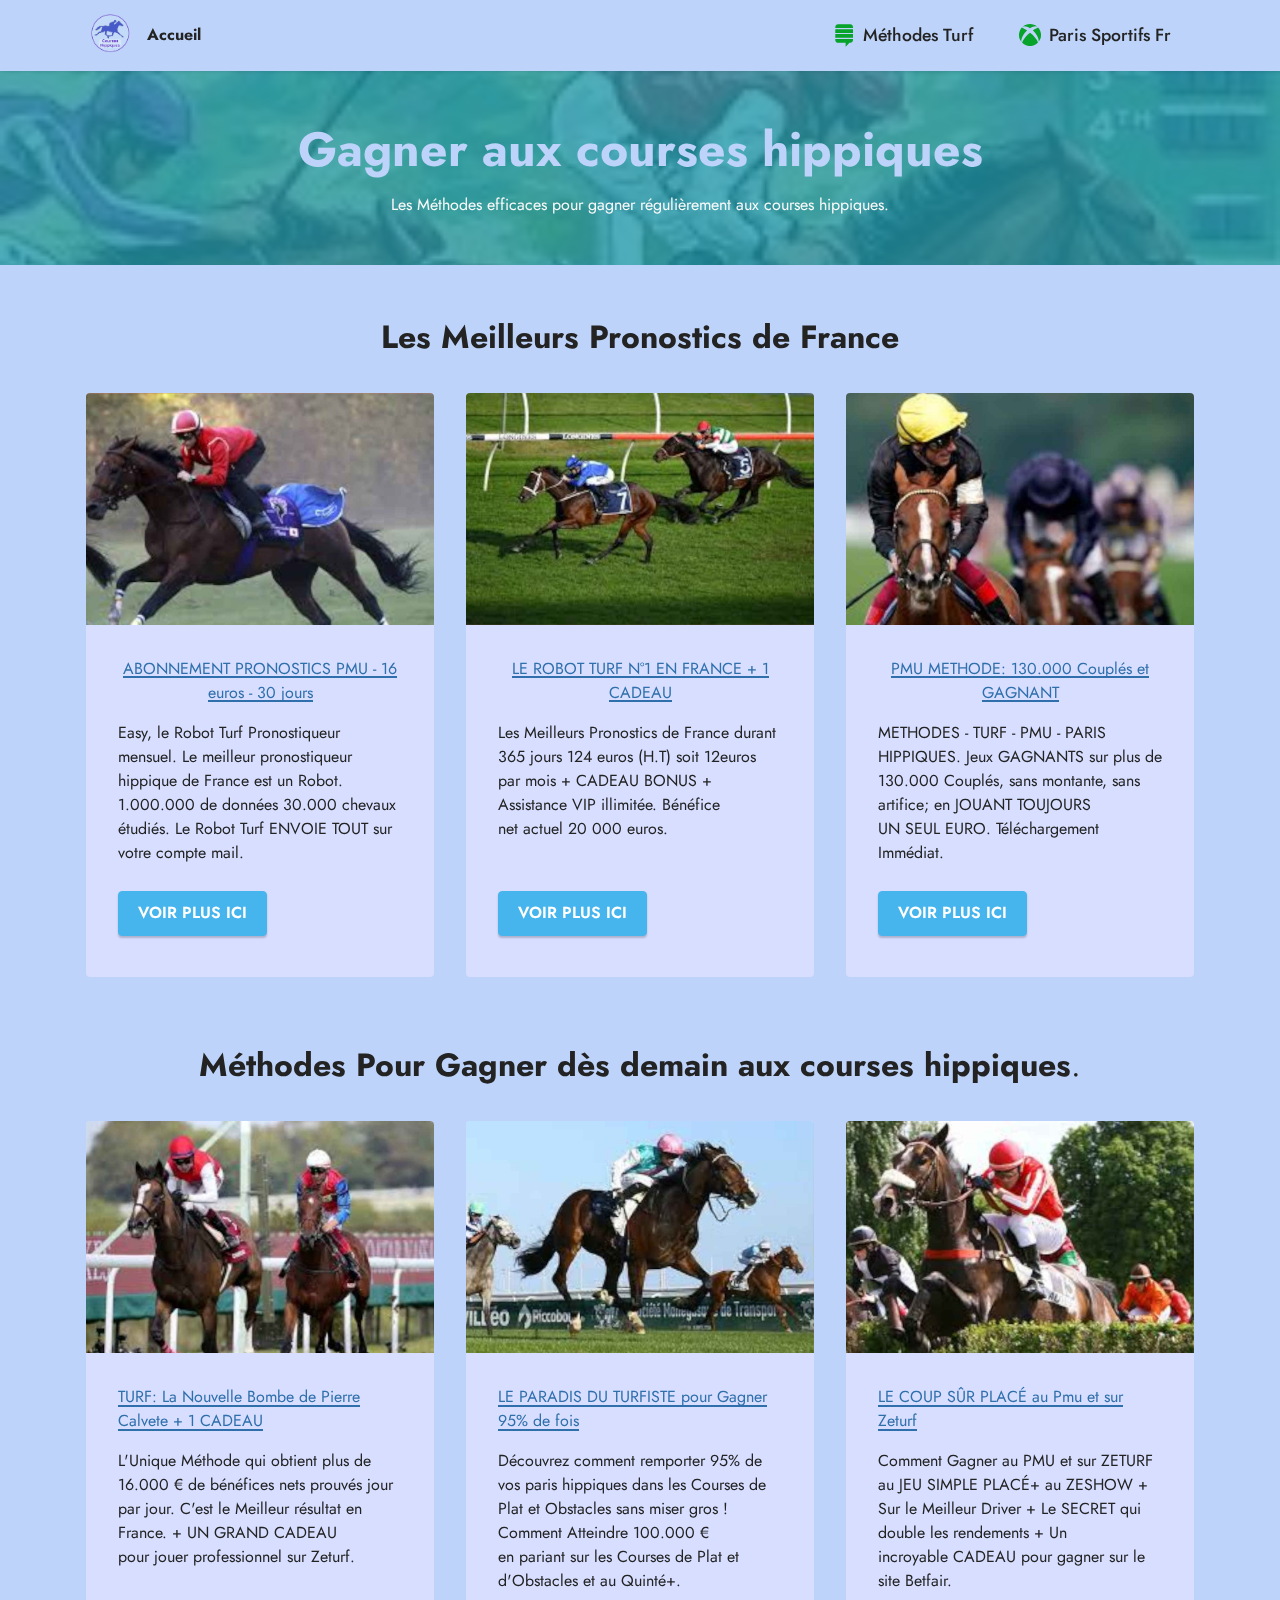
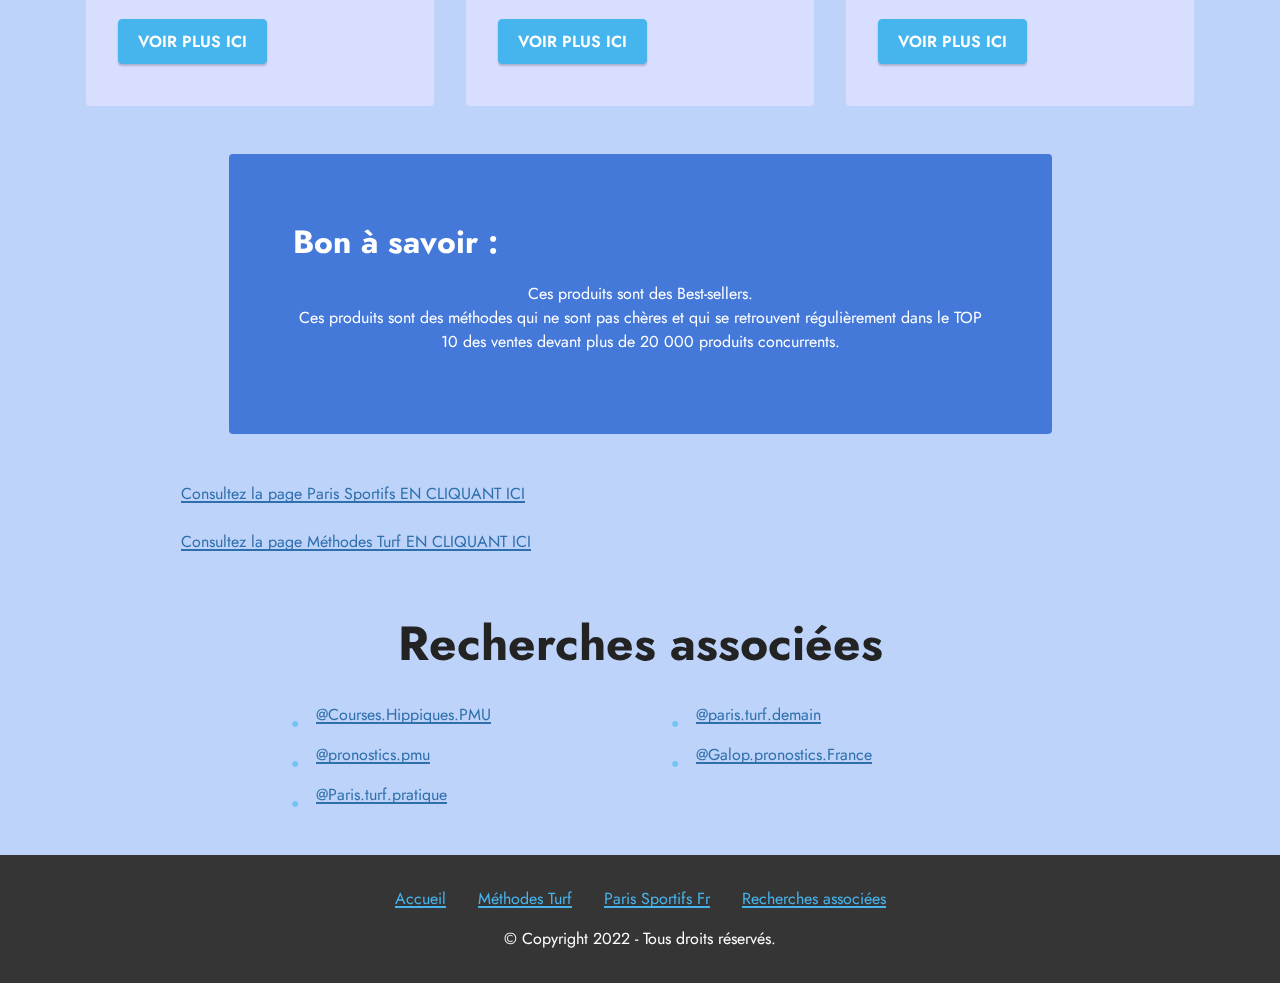
<file: index.html>
<!DOCTYPE html>
<html  >
<head>
  <!-- Site made with Mobirise Website Builder v5.3.10, https://mobirise.com -->
  <link rel="canonical" href="https://paris-hippiques-fr.github.io/" />
  <!-- Global site tag (gtag.js) - Google Analytics -->
<script async src="https://www.googletagmanager.com/gtag/js?id=G-17GC3J0P16"></script>
<script>
  window.dataLayer = window.dataLayer || [];
  function gtag(){dataLayer.push(arguments);}
  gtag('js', new Date());

  gtag('config', 'G-17GC3J0P16');
</script>

  <meta charset="UTF-8">
  <meta http-equiv="X-UA-Compatible" content="IE=edge">
  <meta name="generator" content="Mobirise v5.3.10, mobirise.com">
  <meta name="viewport" content="width=device-width, initial-scale=1, minimum-scale=1">
  <link rel="shortcut icon" href="assets/images/courses-hippiques.png" type="image/x-icon">
  <meta name="description" content="Les Méthodes efficaces pour gagner régulièrement aux courses hippiques. Technique Pour Gagner aux courses Pmu. @paris.turf.demain.">
  
  
  <title>courses hippiques fr</title>
  <link rel="stylesheet" href="assets/tether/tether.min.css">
  <link rel="stylesheet" href="assets/bootstrap/css/bootstrap.min.css">
  <link rel="stylesheet" href="assets/bootstrap/css/bootstrap-grid.min.css">
  <link rel="stylesheet" href="assets/bootstrap/css/bootstrap-reboot.min.css">
  <link rel="stylesheet" href="assets/dropdown/css/style.css">
  <link rel="stylesheet" href="assets/socicon/css/styles.css">
  <link rel="stylesheet" href="assets/theme/css/style.css">
  <link rel="preload" href="https://fonts.googleapis.com/css2?family=Jost:ital,wght@0,400;0,700;1,400;1,700&display=swap&display=swap" as="style" onload="this.onload=null;this.rel='stylesheet'">
  <noscript><link rel="stylesheet" href="https://fonts.googleapis.com/css2?family=Jost:ital,wght@0,400;0,700;1,400;1,700&display=swap&display=swap"></noscript>
  <link rel="preload" as="style" href="assets/mobirise/css/mbr-additional.css"><link rel="stylesheet" href="assets/mobirise/css/mbr-additional.css" type="text/css">
  
  
  
  
</head>
<body>
  
  <section class="menu menu2 cid-sRKBK5pOJj" once="menu" id="menu2-0">
    
    <nav class="navbar navbar-dropdown navbar-fixed-top navbar-expand-lg">
        <div class="container">
            <div class="navbar-brand">
                <span class="navbar-logo">
                    <a href="index.html">
                        <img src="assets/images/courses-hippiques.png" alt="Gagner aux courses hippiques" style="height: 3rem;">
                    </a>
                </span>
                <span class="navbar-caption-wrap"><a class="navbar-caption text-black text-primary display-7" href="index.html">Accueil</a></span>
            </div>
            <button class="navbar-toggler" type="button" data-toggle="collapse" data-target="#navbarSupportedContent" aria-controls="navbarNavAltMarkup" aria-expanded="false" aria-label="Toggle navigation">
                <div class="hamburger">
                    <span></span>
                    <span></span>
                    <span></span>
                    <span></span>
                </div>
            </button>
            <div class="collapse navbar-collapse" id="navbarSupportedContent">
                <ul class="navbar-nav nav-dropdown nav-right" data-app-modern-menu="true"><li class="nav-item"><a class="nav-link link text-black text-primary display-4" href="methodes-turf-fr.html"><span class="socicon socicon-stackexchange mbr-iconfont mbr-iconfont-btn" style="color: rgb(8, 163, 43);"></span>
                            Méthodes Turf</a></li>
                    <li class="nav-item"><a class="nav-link link text-black text-primary display-4" href="paris-sportifs-Fr.html"><span class="socicon socicon-xbox mbr-iconfont mbr-iconfont-btn" style="color: rgb(8, 163, 43);"></span>Paris Sportifs Fr</a>
                    </li></ul>
                
                
            </div>
        </div>
    </nav>
</section>

<section class="header10 cid-sRKBQjl2nI mbr-parallax-background" id="header10-1">

    

    <div class="mbr-overlay" style="opacity: 0.8; background-color: rgb(34, 153, 170);"></div>

    <div class="align-center container-fluid">
        <div class="row justify-content-center">
            <div class="col-md-12 col-lg-9">
                <h1 class="mbr-section-title mbr-fonts-style mb-3 display-2"><strong>Gagner aux courses hippiques</strong></h1>
                <p class="mbr-text mbr-fonts-style display-7">
                    Les Méthodes efficaces pour gagner régulièrement aux courses hippiques.</p>
                
                
            </div>
        </div>
    </div>
</section>

<section class="features3 cid-sRKC1eo6Qn" id="features3-3">
    
    
    <div class="container">
        <div class="mbr-section-head">
            <h4 class="mbr-section-title mbr-fonts-style align-center mb-0 display-5"><strong>Les Meilleurs Pronostics de France</strong></h4>
            
        </div>
        <div class="row mt-4">
            <div class="item features-image сol-12 col-md-6 col-lg-4">
                <div class="item-wrapper">
                    <div class="item-img">
                        <a href="https://bit.ly/RobotTurf2021" target="_blank"><img src="assets/images/courses-hippiques-france-2.jpeg" alt="Pronostic turf complet"></a>
                    </div>
                    <div class="item-content">
                        <h5 class="item-title mbr-fonts-style display-7"><strong><a href="https://bit.ly/RobotTurf2021" class="text-info text-primary" target="_blank">ABONNEMENT PRONOSTICS PMU - 16 euros - 30 jours</a></strong></h5>
                        
                        <p class="mbr-text mbr-fonts-style mt-3 display-7">Easy, le Robot Turf Pronostiqueur mensuel. Le meilleur pronostiqueur hippique de France est un Robot.  1.000.000 de données 30.000 chevaux 

<br>étudiés. Le Robot Turf ENVOIE TOUT sur votre compte mail.</p>
                    </div>
                    <div class="mbr-section-btn item-footer mt-2"><a href="https://bit.ly/RobotTurf2021" class="btn btn-primary item-btn display-7" target="_blank">VOIR PLUS ICI</a></div>
                </div>
            </div>
            <div class="item features-image сol-12 col-md-6 col-lg-4">
                <div class="item-wrapper">
                    <div class="item-img">
                        <a href="https://bit.ly/ROBOT-TURF-fr" target="_blank"><img src="assets/images/courses-hippiques-france.jpeg" alt="abonnement pronostics pmu, paris hippiques"></a>
                    </div>
                    <div class="item-content">
                        <h5 class="item-title mbr-fonts-style display-7"><strong><a href="https://bit.ly/ROBOT-TURF-fr" class="text-info text-primary" target="_blank">LE ROBOT TURF N°1 EN FRANCE + 1 CADEAU</a></strong></h5>
                        
                        <p class="mbr-text mbr-fonts-style mt-3 display-7">Les Meilleurs Pronostics de France durant 365 jours 124 euros (H.T) soit 12euros par mois + CADEAU BONUS + Assistance VIP illimitée. Bénéfice 

<br>net actuel 20 000 euros.</p>
                    </div>
                    <div class="mbr-section-btn item-footer mt-2"><a href="https://bit.ly/ROBOT-TURF-fr" class="btn btn-primary item-btn display-7" target="_blank">VOIR PLUS ICI</a></div>
                </div>
            </div>
            <div class="item features-image сol-12 col-md-6 col-lg-4">
                <div class="item-wrapper">
                    <div class="item-img">
                        <a href="http://bit.ly/PMU-METHODE-130000" target="_blank"><img src="assets/images/courses-hippiques-france-3.jpg" alt="Quinté Pronostic - Pmu Tiercé, Quarté, Quinté"></a>
                    </div>
                    <div class="item-content">
                        <h5 class="item-title mbr-fonts-style display-7"><strong><a href="http://bit.ly/PMU-METHODE-130000" class="text-info" target="_blank">PMU METHODE: 130.000 Couplés et GAGNANT</a></strong></h5>
                        
                        <p class="mbr-text mbr-fonts-style mt-3 display-7">METHODES - TURF - PMU - PARIS HIPPIQUES. Jeux GAGNANTS sur plus de 130.000 Couplés, sans montante, sans artifice; en JOUANT TOUJOURS 

<br>UN SEUL EURO. Téléchargement Immédiat.<br></p>
                    </div>
                    <div class="mbr-section-btn item-footer mt-2"><a href="http://bit.ly/PMU-METHODE-130000" class="btn btn-primary item-btn display-7" target="_blank">VOIR PLUS ICI</a></div>
                </div>
            </div>
        </div>
    </div>
</section>

<section class="features3 cid-sRKC43pytU" id="features3-4">
    
    
    <div class="container">
        <div class="mbr-section-head">
            <h4 class="mbr-section-title mbr-fonts-style align-center mb-0 display-5"><strong>Méthodes Pour Gagner dès demain aux courses hippiques</strong>.</h4>
            
        </div>
        <div class="row mt-4">
            <div class="item features-image сol-12 col-md-6 col-lg-4">
                <div class="item-wrapper">
                    <div class="item-img">
                        <a href="http://bit.ly/novelle-BOMB" target="_blank"><img src="assets/images/courses-hippiques-france-4.jpeg" alt="Les méthodes Pratiques du Turfiste"></a>
                    </div>
                    <div class="item-content">
                        <h5 class="item-title mbr-fonts-style display-7"><strong><a href="http://bit.ly/novelle-BOMB" class="text-info" target="_blank">TURF: La Nouvelle Bombe de Pierre Calvete + 1 CADEAU</a></strong></h5>
                        
                        <p class="mbr-text mbr-fonts-style mt-3 display-7">L'Unique Méthode qui obtient plus de 16.000 € de bénéfices nets prouvés jour par jour. C'est le Meilleur résultat en France. + UN GRAND CADEAU 

<br>pour jouer professionnel sur Zeturf.</p>
                    </div>
                    <div class="mbr-section-btn item-footer mt-2"><a href="http://bit.ly/novelle-BOMB" class="btn btn-primary item-btn display-7" target="_blank">VOIR PLUS ICI</a></div>
                </div>
            </div>
            <div class="item features-image сol-12 col-md-6 col-lg-4">
                <div class="item-wrapper">
                    <div class="item-img">
                        <a href="http://bit.ly/ParadisTurf2021" target="_blank"><img src="assets/images/courses-hippiques-france-6.jpeg" alt="Courses hippiques France, Les méthodes Pratiques"></a>
                    </div>
                    <div class="item-content">
                        <h5 class="item-title mbr-fonts-style display-7"><strong><a href="http://bit.ly/ParadisTurf2021" class="text-info" target="_blank">LE PARADIS DU TURFISTE pour Gagner 95% de fois</a></strong></h5>
                        
                        <p class="mbr-text mbr-fonts-style mt-3 display-7">Découvrez comment remporter 95% de vos paris hippiques dans les Courses de Plat et Obstacles sans miser gros ! Comment Atteindre 100.000 € 

<br>en pariant sur les Courses de Plat et d'Obstacles et au Quinté+.</p>
                    </div>
                    <div class="mbr-section-btn item-footer mt-2"><a href="http://bit.ly/ParadisTurf2021" class="btn btn-primary item-btn display-7" target="_blank">VOIR PLUS ICI</a></div>
                </div>
            </div>
            <div class="item features-image сol-12 col-md-6 col-lg-4">
                <div class="item-wrapper">
                    <div class="item-img">
                        <a href="http://bit.ly/COUP_SUR" target="_blank"><img src="assets/images/courses-hippiques-france-5.jpeg" alt="Les chevaux déferrés des quatre pieds dans les tiercés"></a>
                    </div>
                    <div class="item-content">
                        <h5 class="item-title mbr-fonts-style display-7"><strong><a href="http://bit.ly/COUP_SUR" class="text-info" target="_blank">LE COUP SÛR PLACÉ au Pmu et sur Zeturf</a></strong></h5>
                        
                        <p class="mbr-text mbr-fonts-style mt-3 display-7">Comment Gagner au PMU et sur ZETURF au JEU SIMPLE PLACÉ+ au ZESHOW + Sur le Meilleur Driver + Le SECRET qui double les rendements + Un 

<br>incroyable CADEAU pour gagner sur le site Betfair.<br></p>
                    </div>
                    <div class="mbr-section-btn item-footer mt-2"><a href="http://bit.ly/COUP_SUR" class="btn btn-primary item-btn display-7" target="_blank">VOIR PLUS ICI</a></div>
                </div>
            </div>
        </div>
    </div>
</section>

<section class="content15 cid-sRLNteImas" id="content15-j">

    

    
    <div class="container">
        <div class="row justify-content-center">
            <div class="card col-md-12 col-lg-9">
                <div class="card-wrapper">
                    <div class="card-box align-left">
                        <h4 class="card-title mbr-fonts-style mbr-white mb-3 display-5"><strong>Bon à savoir :</strong></h4>
                        <p class="mbr-text mbr-fonts-style display-7">Ces produits sont des Best-sellers.
<br>Ces produits sont des  méthodes qui ne sont pas chères et qui se retrouvent régulièrement dans le  TOP 10 des ventes devant plus de 20 000 produits concurrents.</p>
                        
                    </div>
                </div>
            </div>
        </div>
    </div>
</section>

<section class="content5 cid-sRNnf5mk4R" id="content5-k">
    
    <div class="container">
        <div class="row justify-content-center">
            <div class="col-md-12 col-lg-10">
                
                
                <p class="mbr-text mbr-fonts-style display-7">
                    <a href="paris-sportifs-Fr.html" class="text-info">Consultez la page Paris Sportifs EN CLIQUANT ICI</a><br><br><a href="paris-sportifs-Fr.html" class="text-info"></a><a href="methodes-turf-fr.html" class="text-info">Consultez la page Méthodes Turf EN CLIQUANT ICI</a><br></p>
            </div>
        </div>
    </div>
</section>

<section class="content13 cid-sRKCYI3bTj" id="content13-5">
    
    
    <div class="container">
        <div class="row justify-content-center">
            <div class="col-md-12 col-lg-8">
                <h3 class="mbr-section-title mbr-fonts-style mb-4 display-2"><strong>Recherches associées</strong></h3>
            </div>
        </div>
        <div class="row justify-content-center">
            <div class="col-md-12 col-lg-8">
                <div class="row justify-content-center">
                    <div class="col-12 col-lg-6">
                        <ul class="list mbr-fonts-style display-7">
                            <li><strong><a href="https://linktr.ee/Courses.Hippiques.PMU" class="text-info" target="_blank">@Courses.Hippiques.PMU</a></strong></li>
                            <li><strong><a href="https://linktr.ee/pronostics.pmu" class="text-info" target="_blank">@pronostics.pmu</a></strong></li>
                            <li><strong><a href="https://linktr.ee/Paris.turf.pratique" class="text-info" target="_blank">@Paris.turf.pratique</a></strong></li>
                        </ul>
                    </div>
                    <div class="col-12 col-lg-6">
                        <ul class="list mbr-fonts-style display-7">
                            <li><strong><a href="https://linktr.ee/paris.turf.demain" class="text-info" target="_blank">@paris.turf.demain</a></strong></li>
                            <li><strong><a href="https://linktr.ee/Galop.pronostics.France" class="text-info" target="_blank">@Galop.pronostics.France</a></strong></li>
                        </ul>
                    </div>
                </div>
            </div>
        </div>
    </div>
</section>

<section class="footer3 cid-sRLi9pL5jm" once="footers" id="footer3-i">

    

    

    <div class="container">
        <div class="media-container-row align-center mbr-white">
            <div class="row row-links">
                <ul class="foot-menu">
                    
                    
                    
                    
                    
                <li class="foot-menu-item mbr-fonts-style display-7">
                        <a class="text-primary" href="index.html">Accueil</a>
                    </li><li class="foot-menu-item mbr-fonts-style display-7"><a href="methodes-turf-fr.html" class="text-primary">Méthodes Turf</a></li><li class="foot-menu-item mbr-fonts-style display-7"><a href="paris-sportifs-Fr.html" class="text-primary">Paris Sportifs Fr</a></li><li class="foot-menu-item mbr-fonts-style display-7"><a href="http://paris-turf.landingbit.com/pronostics-france/" class="text-primary" target="_blank">Recherches associées</a></li></ul>
            </div>
            
            <div class="row row-copirayt">
                <p class="mbr-text mb-0 mbr-fonts-style mbr-white align-center display-7">© Copyright 2022 - Tous droits réservés.</p>
            </div>
        </div>
    </div>
</section><section style="background-color: #fff; font-family: -apple-system, BlinkMacSystemFont, 'Segoe UI', 'Roboto', 'Helvetica Neue', Arial, sans-serif; color:#aaa; font-size:12px; padding: 0; align-items: center; display: flex;"><p style="flex: 0 0 auto; margin:0; padding-right:1rem;"><a href="https://mobirise.site/k" style="color:#aaa;"></a></p></section><script src="assets/web/assets/jquery/jquery.min.js"></script>  <script src="assets/popper/popper.min.js"></script>  <script src="assets/tether/tether.min.js"></script>  <script src="assets/bootstrap/js/bootstrap.min.js"></script>  <script src="assets/smoothscroll/smooth-scroll.js"></script>  <script src="assets/dropdown/js/nav-dropdown.js"></script>  <script src="assets/dropdown/js/navbar-dropdown.js"></script>  <script src="assets/touchswipe/jquery.touch-swipe.min.js"></script>  <script src="assets/parallax/jarallax.min.js"></script>  <script src="assets/theme/js/script.js"></script>  
  
  
</body>
</html>
</file>
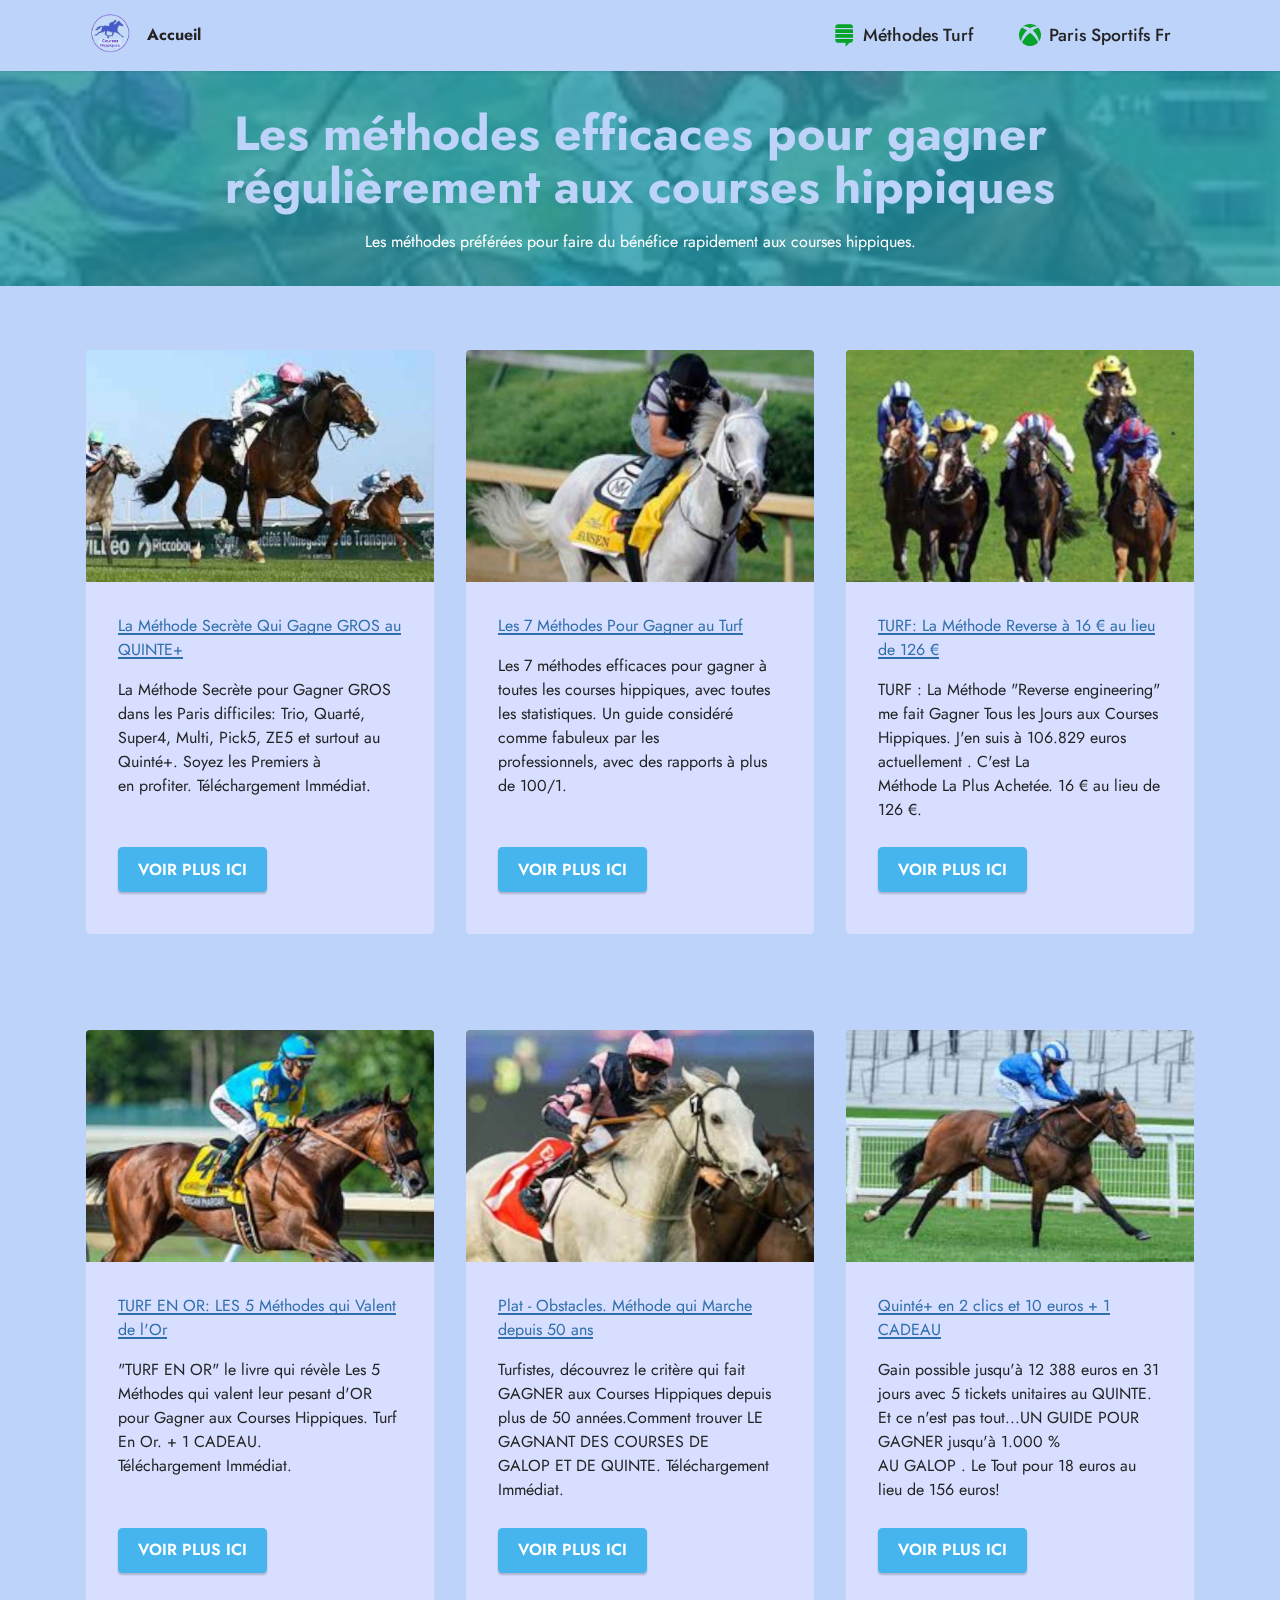
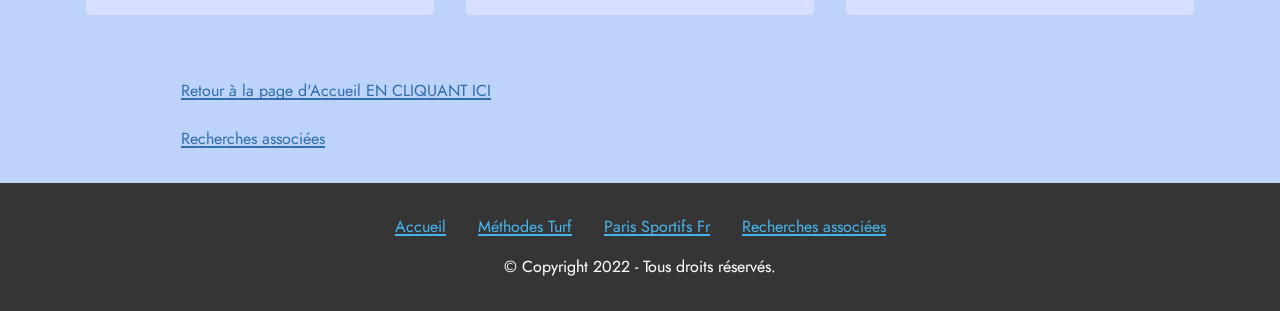
<file: methodes-turf-fr.html>
<!DOCTYPE html>
<html  >
<head>
  <!-- Site made with Mobirise Website Builder v5.3.10, https://mobirise.com -->
  
  <link rel="canonical" href="https://paris-hippiques-fr.github.io/methodes-turf-fr.html" />
  
  <!-- Global site tag (gtag.js) - Google Analytics -->
<script async src="https://www.googletagmanager.com/gtag/js?id=G-CZ5HWK31L7"></script>
<script>
  window.dataLayer = window.dataLayer || [];
  function gtag(){dataLayer.push(arguments);}
  gtag('js', new Date());

  gtag('config', 'G-CZ5HWK31L7');
</script>
  
  <meta charset="UTF-8">
  <meta http-equiv="X-UA-Compatible" content="IE=edge">
  <meta name="generator" content="Mobirise v5.3.10, mobirise.com">
  <meta name="viewport" content="width=device-width, initial-scale=1, minimum-scale=1">
  <link rel="shortcut icon" href="assets/images/courses-hippiques.png" type="image/x-icon">
  <meta name="description" content="Les méthodes préférées pour faire du bénéfice rapidement aux courses hippiques. Les méthodes de Pierre Calvete. @paris.turf.demain, @PARADIS.DU.TURFISTE, @Pierre.Calvete.PMU,">
  
  
  <title>Méthodes Turf France</title>
  <link rel="stylesheet" href="assets/tether/tether.min.css">
  <link rel="stylesheet" href="assets/bootstrap/css/bootstrap.min.css">
  <link rel="stylesheet" href="assets/bootstrap/css/bootstrap-grid.min.css">
  <link rel="stylesheet" href="assets/bootstrap/css/bootstrap-reboot.min.css">
  <link rel="stylesheet" href="assets/dropdown/css/style.css">
  <link rel="stylesheet" href="assets/socicon/css/styles.css">
  <link rel="stylesheet" href="assets/theme/css/style.css">
  <link rel="preload" href="https://fonts.googleapis.com/css2?family=Jost:ital,wght@0,400;0,700;1,400;1,700&display=swap&display=swap" as="style" onload="this.onload=null;this.rel='stylesheet'">
  <noscript><link rel="stylesheet" href="https://fonts.googleapis.com/css2?family=Jost:ital,wght@0,400;0,700;1,400;1,700&display=swap&display=swap"></noscript>
  <link rel="preload" as="style" href="assets/mobirise/css/mbr-additional.css"><link rel="stylesheet" href="assets/mobirise/css/mbr-additional.css" type="text/css">
  
  
  
  
</head>
<body>
  
  <section class="menu menu2 cid-sRKVtlhOTR" once="menu" id="menu2-6">
    
    <nav class="navbar navbar-dropdown navbar-fixed-top navbar-expand-lg">
        <div class="container">
            <div class="navbar-brand">
                <span class="navbar-logo">
                    <a href="index.html">
                        <img src="assets/images/courses-hippiques.png" alt="Gagner aux courses hippiques" style="height: 3rem;">
                    </a>
                </span>
                <span class="navbar-caption-wrap"><a class="navbar-caption text-black text-primary display-7" href="index.html">Accueil</a></span>
            </div>
            <button class="navbar-toggler" type="button" data-toggle="collapse" data-target="#navbarSupportedContent" aria-controls="navbarNavAltMarkup" aria-expanded="false" aria-label="Toggle navigation">
                <div class="hamburger">
                    <span></span>
                    <span></span>
                    <span></span>
                    <span></span>
                </div>
            </button>
            <div class="collapse navbar-collapse" id="navbarSupportedContent">
                <ul class="navbar-nav nav-dropdown nav-right" data-app-modern-menu="true"><li class="nav-item"><a class="nav-link link text-black text-primary display-4" href="methodes-turf-fr.html"><span class="socicon socicon-stackexchange mbr-iconfont mbr-iconfont-btn" style="color: rgb(8, 163, 43);"></span>
                            Méthodes Turf</a></li>
                    <li class="nav-item"><a class="nav-link link text-black text-primary display-4" href="paris-sportifs-Fr.html"><span class="socicon socicon-xbox mbr-iconfont mbr-iconfont-btn" style="color: rgb(8, 163, 43);"></span>Paris Sportifs Fr</a>
                    </li></ul>
                
                
            </div>
        </div>
    </nav>
</section>

<section class="header10 cid-sRKVtoVV3A mbr-parallax-background" id="header10-7">

    

    <div class="mbr-overlay" style="opacity: 0.8; background-color: rgb(34, 153, 170);"></div>

    <div class="align-center container-fluid">
        <div class="row justify-content-center">
            <div class="col-md-12 col-lg-9">
                <h1 class="mbr-section-title mbr-fonts-style mb-3 display-2"><strong>Les méthodes efficaces pour gagner régulièrement aux courses hippiques</strong></h1>
                <p class="mbr-text mbr-fonts-style display-7">
                    Les méthodes préférées pour faire du bénéfice rapidement aux courses hippiques.</p>
                
                
            </div>
        </div>
    </div>
</section>

<section class="features3 cid-sRKVttXXzx" id="features3-8">
    
    
    <div class="container">
        
        <div class="row mt-4">
            <div class="item features-image сol-12 col-md-6 col-lg-4">
                <div class="item-wrapper">
                    <div class="item-img">
                        <a href="http://bit.ly/methode2021" target="_blank"><img src="assets/images/courses-hippiques-france-6.jpeg" alt=" Courses Hippiques France"></a>
                    </div>
                    <div class="item-content">
                        <h5 class="item-title mbr-fonts-style display-7"><strong><a href="http://bit.ly/methode2021" class="text-info" target="_blank">La Méthode Secrète Qui Gagne GROS au QUINTE+</a></strong></h5>
                        
                        <p class="mbr-text mbr-fonts-style mt-3 display-7">La Méthode Secrète pour Gagner GROS dans les Paris difficiles: Trio, Quarté, Super4, Multi, Pick5, ZE5 et surtout au Quinté+. Soyez les Premiers à 

<br>en profiter. Téléchargement Immédiat.</p>
                    </div>
                    <div class="mbr-section-btn item-footer mt-2"><a href="http://bit.ly/methode2021" class="btn btn-primary item-btn display-7" target="_blank">VOIR PLUS ICI</a></div>
                </div>
            </div>
            <div class="item features-image сol-12 col-md-6 col-lg-4">
                <div class="item-wrapper">
                    <div class="item-img">
                        <a href="http://bit.ly/7-GRANDES-METHODES" target="_blank"><img src="assets/images/courses-hippiques-france-7.jpeg" alt="Gagner aux courses hippiques"></a>
                    </div>
                    <div class="item-content">
                        <h5 class="item-title mbr-fonts-style display-7"><strong><a href="http://bit.ly/7-GRANDES-METHODES" class="text-info" target="_blank">Les 7 Méthodes Pour Gagner au Turf</a></strong></h5>
                        
                        <p class="mbr-text mbr-fonts-style mt-3 display-7">Les 7 méthodes efficaces pour gagner à toutes les courses hippiques, avec toutes les statistiques. Un guide considéré comme fabuleux par les
<br>professionnels, avec des rapports à plus de 100/1.</p>
                    </div>
                    <div class="mbr-section-btn item-footer mt-2"><a href="http://bit.ly/7-GRANDES-METHODES" class="btn btn-primary item-btn display-7" target="_blank">VOIR PLUS ICI</a></div>
                </div>
            </div>
            <div class="item features-image сol-12 col-md-6 col-lg-4">
                <div class="item-wrapper">
                    <div class="item-img">
                        <a href="http://bit.ly/Méthode-Reverse" target="_blank"><img src="assets/images/courses-hippiques-france-8.jpeg" alt="Les méthodes de Pierre Calvete"></a>
                    </div>
                    <div class="item-content">
                        <h5 class="item-title mbr-fonts-style display-7"><strong><a href="http://bit.ly/Méthode-Reverse" class="text-info" target="_blank">TURF: La Méthode Reverse à 16 € au lieu de 126 €</a></strong></h5>
                        
                        <p class="mbr-text mbr-fonts-style mt-3 display-7">TURF : La Méthode "Reverse engineering" me fait Gagner Tous les Jours aux Courses Hippiques. J'en suis à 106.829 euros actuellement . C'est La 

<br>Méthode La Plus Achetée. 16 € au lieu de 126 €.<br></p>
                    </div>
                    <div class="mbr-section-btn item-footer mt-2"><a href="http://bit.ly/Méthode-Reverse" class="btn btn-primary item-btn display-7" target="_blank">VOIR PLUS ICI</a></div>
                </div>
            </div>
        </div>
    </div>
</section>

<section class="features3 cid-sRKVtw1Ut8" id="features3-9">
    
    
    <div class="container">
        
        <div class="row mt-4">
            <div class="item features-image сol-12 col-md-6 col-lg-4">
                <div class="item-wrapper">
                    <div class="item-img">
                        <a href="http://bit.ly/TURF-EN-OR-LES-5-Méthodes" target="_blank"><img src="assets/images/courses-hippiques-france-9.jpeg" alt="Les méthodes de Pierre Calvete"></a>
                    </div>
                    <div class="item-content">
                        <h5 class="item-title mbr-fonts-style display-7"><strong><a href="http://bit.ly/TURF-EN-OR-LES-5-Méthodes" class="text-info" target="_blank">TURF EN OR: LES 5 Méthodes qui Valent de l'Or</a></strong></h5>
                        
                        <p class="mbr-text mbr-fonts-style mt-3 display-7">"TURF EN OR" le livre qui révèle Les 5 Méthodes qui valent leur pesant d'OR pour Gagner aux Courses Hippiques. Turf En Or. + 1 CADEAU. 

<br>Téléchargement Immédiat.</p>
                    </div>
                    <div class="mbr-section-btn item-footer mt-2"><a href="http://bit.ly/TURF-EN-OR-LES-5-Méthodes" class="btn btn-primary item-btn display-7" target="_blank">VOIR PLUS ICI</a></div>
                </div>
            </div>
            <div class="item features-image сol-12 col-md-6 col-lg-4">
                <div class="item-wrapper">
                    <div class="item-img">
                        <a href="http://bit.ly/Obstacles-Méthode-qui-Marche" target="_blank"><img src="assets/images/courses-hippiques-france-10.jpeg" alt="Les méthodes de Pierre Calvete"></a>
                    </div>
                    <div class="item-content">
                        <h5 class="item-title mbr-fonts-style display-7"><strong><a href="http://bit.ly/Obstacles-Méthode-qui-Marche" class="text-info" target="_blank">Plat - Obstacles. Méthode qui Marche depuis 50 ans</a></strong></h5>
                        
                        <p class="mbr-text mbr-fonts-style mt-3 display-7">Turfistes, découvrez le critère qui fait GAGNER aux Courses Hippiques depuis plus de 50 années.Comment trouver LE GAGNANT DES COURSES DE 

<br>GALOP ET DE QUINTE. Téléchargement Immédiat.</p>
                    </div>
                    <div class="mbr-section-btn item-footer mt-2"><a href="http://bit.ly/Obstacles-Méthode-qui-Marche" class="btn btn-primary item-btn display-7" target="_blank">VOIR PLUS ICI</a></div>
                </div>
            </div>
            <div class="item features-image сol-12 col-md-6 col-lg-4">
                <div class="item-wrapper">
                    <div class="item-img">
                        <a href="https://bit.ly/Quinté-Gain" target="_blank"><img src="assets/images/courses-hippiques-france-11.jpg" alt="Les méthodes de Pierre Calvete"></a>
                    </div>
                    <div class="item-content">
                        <h5 class="item-title mbr-fonts-style display-7"><strong><a href="https://bit.ly/Quinté-Gain" class="text-info" target="_blank">Quinté+ en 2 clics et 10 euros + 1 CADEAU</a></strong></h5>
                        
                        <p class="mbr-text mbr-fonts-style mt-3 display-7">Gain possible jusqu'à 12 388 euros en 31 jours avec 5 tickets unitaires au QUINTE. Et ce n'est pas tout...UN GUIDE POUR GAGNER jusqu'à 1.000 % 

<br>AU GALOP . Le Tout pour 18 euros au lieu de 156 euros!<br></p>
                    </div>
                    <div class="mbr-section-btn item-footer mt-2"><a href="https://bit.ly/Quinté-Gain" class="btn btn-primary item-btn display-7" target="_blank">VOIR PLUS ICI</a></div>
                </div>
            </div>
        </div>
    </div>
</section>

<section class="content5 cid-sRNAHPlmoN" id="content5-l">
    
    <div class="container">
        <div class="row justify-content-center">
            <div class="col-md-12 col-lg-10">
                
                
                <p class="mbr-text mbr-fonts-style display-7">
                    <a href="index.html" class="text-info">Retour à la page d'Accueil EN CLIQUANT ICI</a><br><br><a href="index.html#content13-5" class="text-info">Recherches associées</a><br></p>
            </div>
        </div>
    </div>
</section>

<section class="footer3 cid-sRLi9pL5jm" once="footers" id="footer3-i">

    

    

    <div class="container">
        <div class="media-container-row align-center mbr-white">
            <div class="row row-links">
                <ul class="foot-menu">
                    
                    
                    
                    
                    
                <li class="foot-menu-item mbr-fonts-style display-7">
                        <a class="text-primary" href="index.html">Accueil</a>
                    </li><li class="foot-menu-item mbr-fonts-style display-7"><a href="methodes-turf-fr.html" class="text-primary">Méthodes Turf</a></li><li class="foot-menu-item mbr-fonts-style display-7"><a href="paris-sportifs-Fr.html" class="text-primary">Paris Sportifs Fr</a></li><li class="foot-menu-item mbr-fonts-style display-7"><a href="http://paris-turf.landingbit.com/pronostics-france/" class="text-primary" target="_blank">Recherches associées</a></li></ul>
            </div>
            
            <div class="row row-copirayt">
                <p class="mbr-text mb-0 mbr-fonts-style mbr-white align-center display-7">© Copyright 2022 - Tous droits réservés.</p>
            </div>
        </div>
    </div>
</section><section style="background-color: #fff; font-family: -apple-system, BlinkMacSystemFont, 'Segoe UI', 'Roboto', 'Helvetica Neue', Arial, sans-serif; color:#aaa; font-size:12px; padding: 0; align-items: center; display: flex;"><p style="flex: 0 0 auto; margin:0; padding-right:1rem;"><a href="https://mobirise.site/z" style="color:#aaa;"></a></p></section><script src="assets/web/assets/jquery/jquery.min.js"></script>  <script src="assets/popper/popper.min.js"></script>  <script src="assets/tether/tether.min.js"></script>  <script src="assets/bootstrap/js/bootstrap.min.js"></script>  <script src="assets/smoothscroll/smooth-scroll.js"></script>  <script src="assets/dropdown/js/nav-dropdown.js"></script>  <script src="assets/dropdown/js/navbar-dropdown.js"></script>  <script src="assets/touchswipe/jquery.touch-swipe.min.js"></script>  <script src="assets/parallax/jarallax.min.js"></script>  <script src="assets/theme/js/script.js"></script>  
  
  
</body>
</html>
</file>
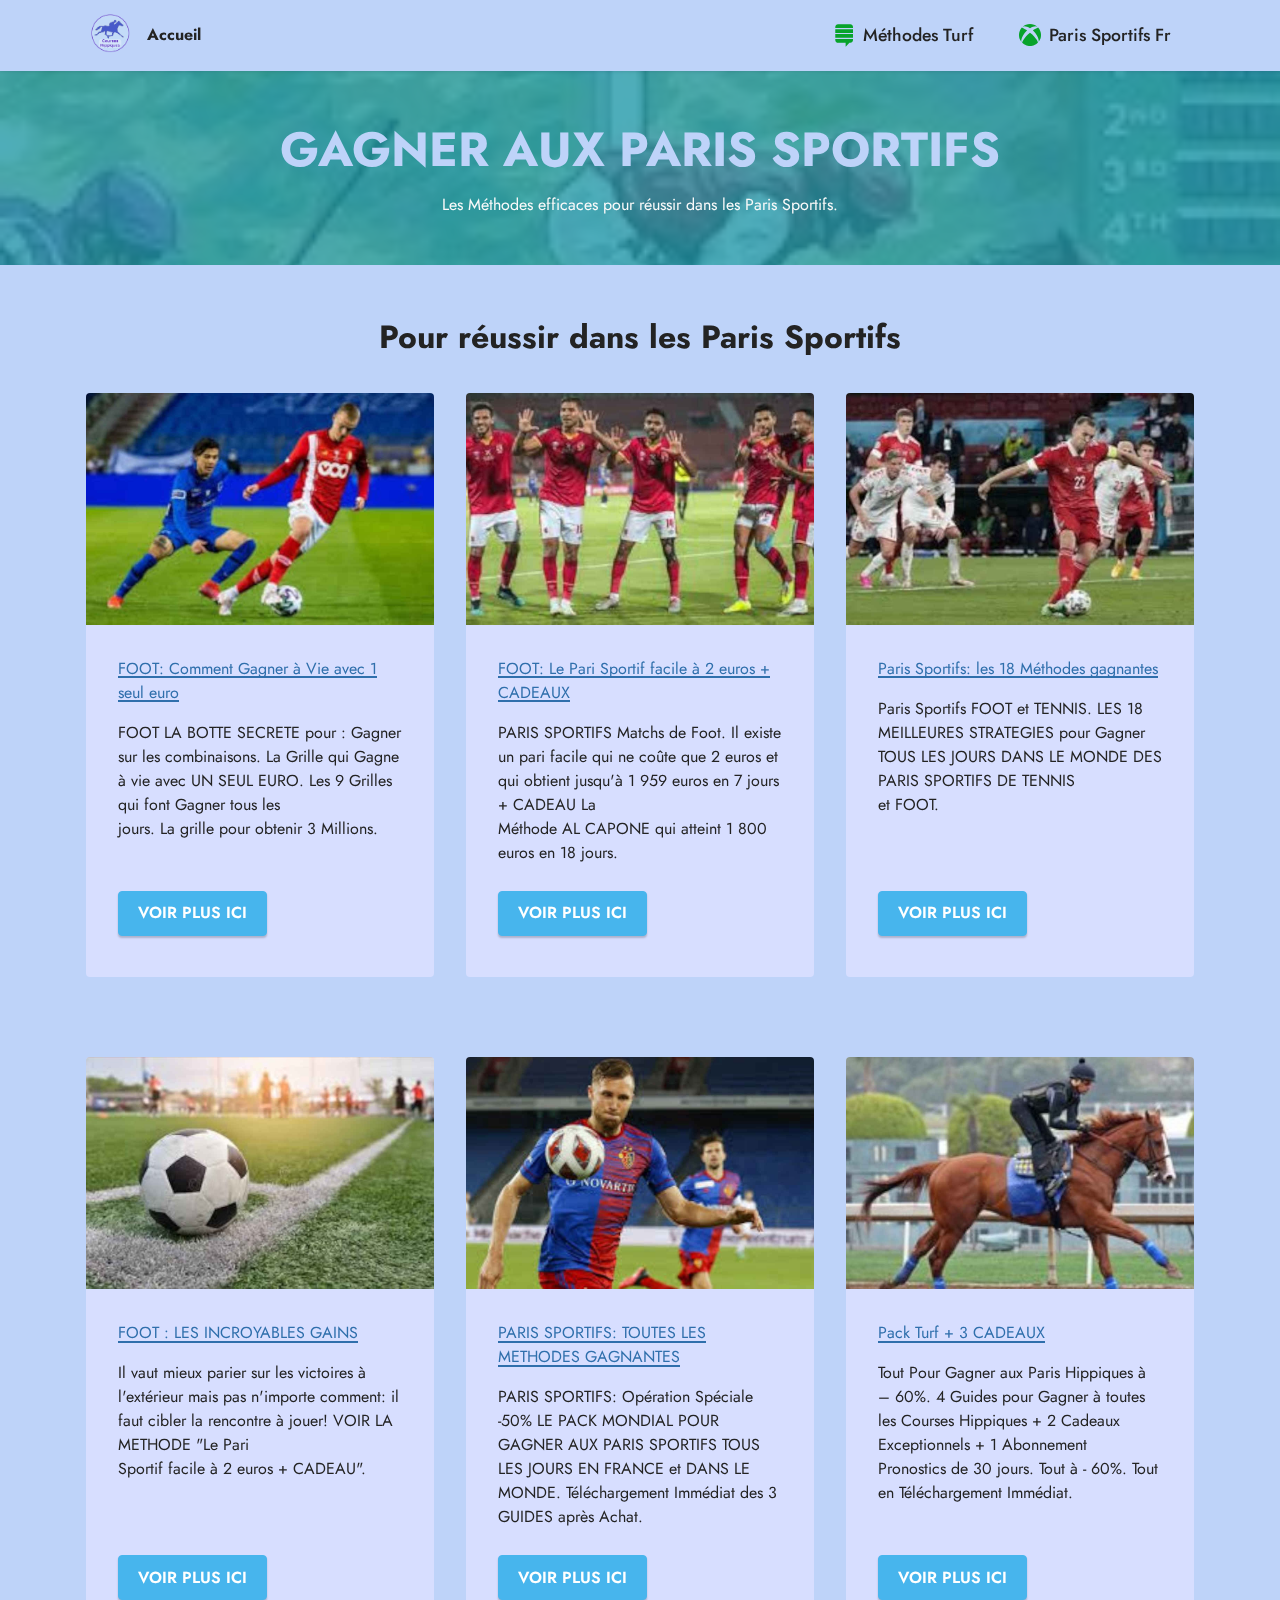
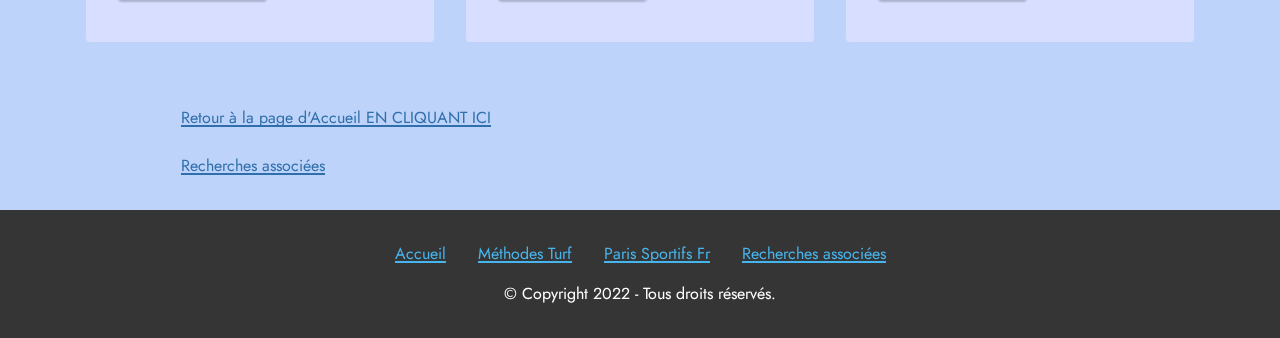
<file: paris-sportifs-Fr.html>
<!DOCTYPE html>
<html  >
<head>
  <!-- Site made with Mobirise Website Builder v5.3.10, https://mobirise.com -->
  
  <link rel="canonical" href="https://paris-hippiques-fr.github.io/paris-sportifs-Fr.html" />
  
  <!-- Global site tag (gtag.js) - Google Analytics -->
<script async src="https://www.googletagmanager.com/gtag/js?id=G-DQP1DPL50L"></script>
<script>
  window.dataLayer = window.dataLayer || [];
  function gtag(){dataLayer.push(arguments);}
  gtag('js', new Date());

  gtag('config', 'G-DQP1DPL50L');
</script>
  
  
  <meta charset="UTF-8">
  <meta http-equiv="X-UA-Compatible" content="IE=edge">
  <meta name="generator" content="Mobirise v5.3.10, mobirise.com">
  <meta name="viewport" content="width=device-width, initial-scale=1, minimum-scale=1">
  <link rel="shortcut icon" href="assets/images/courses-hippiques.png" type="image/x-icon">
  <meta name="description" content="Télécharger des Méthodes pour gagner aux paris sportifs. Méthodes Pour Gagner dès demain aux paris sportifs. @Pierre.Calvete.PMU, @pronostic.robot.turf">
  
  
  <title>Paris Sportifs France</title>
  <link rel="stylesheet" href="assets/tether/tether.min.css">
  <link rel="stylesheet" href="assets/bootstrap/css/bootstrap.min.css">
  <link rel="stylesheet" href="assets/bootstrap/css/bootstrap-grid.min.css">
  <link rel="stylesheet" href="assets/bootstrap/css/bootstrap-reboot.min.css">
  <link rel="stylesheet" href="assets/dropdown/css/style.css">
  <link rel="stylesheet" href="assets/socicon/css/styles.css">
  <link rel="stylesheet" href="assets/theme/css/style.css">
  <link rel="preload" href="https://fonts.googleapis.com/css2?family=Jost:ital,wght@0,400;0,700;1,400;1,700&display=swap&display=swap" as="style" onload="this.onload=null;this.rel='stylesheet'">
  <noscript><link rel="stylesheet" href="https://fonts.googleapis.com/css2?family=Jost:ital,wght@0,400;0,700;1,400;1,700&display=swap&display=swap"></noscript>
  <link rel="preload" as="style" href="assets/mobirise/css/mbr-additional.css"><link rel="stylesheet" href="assets/mobirise/css/mbr-additional.css" type="text/css">
  
  
  
  
</head>
<body>
  
  <section class="menu menu2 cid-sRL5MDxZT6" once="menu" id="menu2-c">
    
    <nav class="navbar navbar-dropdown navbar-fixed-top navbar-expand-lg">
        <div class="container">
            <div class="navbar-brand">
                <span class="navbar-logo">
                    <a href="index.html">
                        <img src="assets/images/courses-hippiques.png" alt="Gagner aux courses hippiques" style="height: 3rem;">
                    </a>
                </span>
                <span class="navbar-caption-wrap"><a class="navbar-caption text-black text-primary display-7" href="index.html">Accueil</a></span>
            </div>
            <button class="navbar-toggler" type="button" data-toggle="collapse" data-target="#navbarSupportedContent" aria-controls="navbarNavAltMarkup" aria-expanded="false" aria-label="Toggle navigation">
                <div class="hamburger">
                    <span></span>
                    <span></span>
                    <span></span>
                    <span></span>
                </div>
            </button>
            <div class="collapse navbar-collapse" id="navbarSupportedContent">
                <ul class="navbar-nav nav-dropdown nav-right" data-app-modern-menu="true"><li class="nav-item"><a class="nav-link link text-black text-primary display-4" href="methodes-turf-fr.html"><span class="socicon socicon-stackexchange mbr-iconfont mbr-iconfont-btn" style="color: rgb(8, 163, 43);"></span>
                            Méthodes Turf</a></li>
                    <li class="nav-item"><a class="nav-link link text-black text-primary display-4" href="paris-sportifs-Fr.html"><span class="socicon socicon-xbox mbr-iconfont mbr-iconfont-btn" style="color: rgb(8, 163, 43);"></span>Paris Sportifs Fr</a>
                    </li></ul>
                
                
            </div>
        </div>
    </nav>
</section>

<section class="header10 cid-sRL5MGpqcl mbr-parallax-background" id="header10-d">

    

    <div class="mbr-overlay" style="opacity: 0.8; background-color: rgb(34, 153, 170);"></div>

    <div class="align-center container-fluid">
        <div class="row justify-content-center">
            <div class="col-md-12 col-lg-9">
                <h1 class="mbr-section-title mbr-fonts-style mb-3 display-2"><strong>GAGNER AUX PARIS SPORTIFS</strong></h1>
                <p class="mbr-text mbr-fonts-style display-7">
                    Les Méthodes efficaces pour réussir dans les Paris Sportifs.</p>
                
                
            </div>
        </div>
    </div>
</section>

<section class="features3 cid-sRL5MKB0Cq" id="features3-e">
    
    
    <div class="container">
        <div class="mbr-section-head">
            <h4 class="mbr-section-title mbr-fonts-style align-center mb-0 display-5"><strong>Pour réussir dans les Paris Sportifs</strong></h4>
            
        </div>
        <div class="row mt-4">
            <div class="item features-image сol-12 col-md-6 col-lg-4">
                <div class="item-wrapper">
                    <div class="item-img">
                        <a href="https://bit.ly/FOOT1euro" target="_blank"><img src="assets/images/paris-sportifs.jpeg" alt="PARIS SPORTIFS Matchs de Foot"></a>
                    </div>
                    <div class="item-content">
                        <h5 class="item-title mbr-fonts-style display-7"><strong><a href="https://bit.ly/FOOT1euro" class="text-info" target="_blank">FOOT: Comment Gagner à Vie avec 1 seul euro</a></strong></h5>
                        
                        <p class="mbr-text mbr-fonts-style mt-3 display-7">FOOT LA BOTTE SECRETE pour : Gagner sur les combinaisons. La Grille qui Gagne à vie avec UN SEUL EURO. Les 9 Grilles qui font Gagner tous les 

<br>jours. La grille pour obtenir 3 Millions.</p>
                    </div>
                    <div class="mbr-section-btn item-footer mt-2"><a href="https://bit.ly/FOOT1euro" class="btn btn-primary item-btn display-7" target="_blank">VOIR PLUS ICI</a></div>
                </div>
            </div>
            <div class="item features-image сol-12 col-md-6 col-lg-4">
                <div class="item-wrapper">
                    <div class="item-img">
                        <a href="https://bit.ly/Sportif-facile" target="_blank"><img src="assets/images/paris-sportifs-1.jpeg" alt="PARIS SPORTIFS Matchs de Foot"></a>
                    </div>
                    <div class="item-content">
                        <h5 class="item-title mbr-fonts-style display-7"><strong><a href="https://bit.ly/Sportif-facile" class="text-info" target="_blank">FOOT: Le Pari Sportif facile à 2 euros + CADEAUX</a></strong></h5>
                        
                        <p class="mbr-text mbr-fonts-style mt-3 display-7">PARIS SPORTIFS Matchs de Foot. Il existe un pari facile qui ne coûte que 2 euros et qui obtient jusqu'à 1 959 euros en 7 jours + CADEAU La 

<br>Méthode AL CAPONE qui atteint 1 800 euros en 18 jours.</p>
                    </div>
                    <div class="mbr-section-btn item-footer mt-2"><a href="https://bit.ly/Sportif-facile" class="btn btn-primary item-btn display-7" target="_blank">VOIR PLUS ICI</a></div>
                </div>
            </div>
            <div class="item features-image сol-12 col-md-6 col-lg-4">
                <div class="item-wrapper">
                    <div class="item-img">
                        <a href="https://bit.ly/ParisSportifs21" target="_blank"><img src="assets/images/paris-sportifs-3.jpeg" alt="Les méthodes de Pierre Calvete"></a>
                    </div>
                    <div class="item-content">
                        <h5 class="item-title mbr-fonts-style display-7"><strong><a href="https://bit.ly/ParisSportifs21" class="text-info" target="_blank">Paris Sportifs: les 18 Méthodes gagnantes</a></strong></h5>
                        
                        <p class="mbr-text mbr-fonts-style mt-3 display-7">Paris Sportifs FOOT et TENNIS. LES 18 MEILLEURES STRATEGIES pour Gagner TOUS LES JOURS DANS LE MONDE DES PARIS SPORTIFS DE TENNIS 

<br>et FOOT.&nbsp;<br></p>
                    </div>
                    <div class="mbr-section-btn item-footer mt-2"><a href="https://bit.ly/ParisSportifs21" class="btn btn-primary item-btn display-7" target="_blank">VOIR PLUS ICI</a></div>
                </div>
            </div>
        </div>
    </div>
</section>

<section class="features3 cid-sRL5MNaidK" id="features3-f">
    
    
    <div class="container">
        
        <div class="row mt-4">
            <div class="item features-image сol-12 col-md-6 col-lg-4">
                <div class="item-wrapper">
                    <div class="item-img">
                        <a href="https://bit.ly/SportifsFoot" target="_blank"><img src="assets/images/paris-sportifs-5.jpeg" alt="Les méthodes de Pierre Calvete"></a>
                    </div>
                    <div class="item-content">
                        <h5 class="item-title mbr-fonts-style display-7"><strong><a href="https://bit.ly/SportifsFoot" class="text-info" target="_blank">FOOT : LES INCROYABLES GAINS</a></strong></h5>
                        
                        <p class="mbr-text mbr-fonts-style mt-3 display-7">Il vaut mieux parier sur les victoires à l'extérieur mais pas n'importe comment: il faut cibler la rencontre à jouer! VOIR LA METHODE "Le Pari 

<br>Sportif facile à 2 euros + CADEAU".</p>
                    </div>
                    <div class="mbr-section-btn item-footer mt-2"><a href="https://bit.ly/SportifsFoot" class="btn btn-primary item-btn display-7" target="_blank">VOIR PLUS ICI</a></div>
                </div>
            </div>
            <div class="item features-image сol-12 col-md-6 col-lg-4">
                <div class="item-wrapper">
                    <div class="item-img">
                        <a href="https://bit.ly/PARIS-SPORTIFS-TOUTES" target="_blank"><img src="assets/images/paris-sportifs-4.jpeg" alt="Les méthodes de Pierre Calvete"></a>
                    </div>
                    <div class="item-content">
                        <h5 class="item-title mbr-fonts-style display-7"><strong><a href="https://bit.ly/PARIS-SPORTIFS-TOUTES" class="text-info" target="_blank">PARIS SPORTIFS: TOUTES LES METHODES GAGNANTES</a></strong></h5>
                        
                        <p class="mbr-text mbr-fonts-style mt-3 display-7">PARIS SPORTIFS: Opération Spéciale -50% LE PACK MONDIAL POUR GAGNER AUX PARIS SPORTIFS TOUS LES JOURS EN FRANCE et DANS LE 

<br>MONDE. Téléchargement Immédiat des 3 GUIDES après Achat.</p>
                    </div>
                    <div class="mbr-section-btn item-footer mt-2"><a href="https://bit.ly/PARIS-SPORTIFS-TOUTES" class="btn btn-primary item-btn display-7" target="_blank">VOIR PLUS ICI</a></div>
                </div>
            </div>
            <div class="item features-image сol-12 col-md-6 col-lg-4">
                <div class="item-wrapper">
                    <div class="item-img">
                        <a href="https://bit.ly/TURFISTE-Pack-Turf" target="_blank"><img src="assets/images/courses-hippiques-france-12.jpeg" alt="Gagner régulièrement aux courses hippiques France"></a>
                    </div>
                    <div class="item-content">
                        <h5 class="item-title mbr-fonts-style display-7"><strong><a href="https://bit.ly/TURFISTE-Pack-Turf" class="text-info" target="_blank">Pack Turf + 3 CADEAUX</a></strong></h5>
                        
                        <p class="mbr-text mbr-fonts-style mt-3 display-7">Tout Pour Gagner aux Paris Hippiques à – 60%. 4 Guides pour Gagner à toutes les Courses Hippiques + 2 Cadeaux Exceptionnels + 1 Abonnement 

<br>Pronostics de 30 jours. Tout à - 60%. Tout en Téléchargement Immédiat.<br></p>
                    </div>
                    <div class="mbr-section-btn item-footer mt-2"><a href="https://bit.ly/TURFISTE-Pack-Turf" class="btn btn-primary item-btn display-7" target="_blank">VOIR PLUS ICI</a></div>
                </div>
            </div>
        </div>
    </div>
</section>

<section class="content5 cid-sRNC8KqrHG" id="content5-m">
    
    <div class="container">
        <div class="row justify-content-center">
            <div class="col-md-12 col-lg-10">
                
                
                <p class="mbr-text mbr-fonts-style display-7">
                    <a href="index.html" class="text-info text-primary">Retour à la page d'Accueil EN CLIQUANT ICI</a><br><br><a href="index.html#content13-5" class="text-info text-primary">Recherches associées</a><br></p>
            </div>
        </div>
    </div>
</section>

<section class="footer3 cid-sRLi9pL5jm" once="footers" id="footer3-i">

    

    

    <div class="container">
        <div class="media-container-row align-center mbr-white">
            <div class="row row-links">
                <ul class="foot-menu">
                    
                    
                    
                    
                    
                <li class="foot-menu-item mbr-fonts-style display-7">
                        <a class="text-primary" href="index.html">Accueil</a>
                    </li><li class="foot-menu-item mbr-fonts-style display-7"><a href="methodes-turf-fr.html" class="text-primary">Méthodes Turf</a></li><li class="foot-menu-item mbr-fonts-style display-7"><a href="paris-sportifs-Fr.html" class="text-primary">Paris Sportifs Fr</a></li><li class="foot-menu-item mbr-fonts-style display-7"><a href="http://paris-turf.landingbit.com/pronostics-france/" class="text-primary" target="_blank">Recherches associées</a></li></ul>
            </div>
            
            <div class="row row-copirayt">
                <p class="mbr-text mb-0 mbr-fonts-style mbr-white align-center display-7">© Copyright 2022 - Tous droits réservés.</p>
            </div>
        </div>
    </div>
</section><section style="background-color: #fff; font-family: -apple-system, BlinkMacSystemFont, 'Segoe UI', 'Roboto', 'Helvetica Neue', Arial, sans-serif; color:#aaa; font-size:12px; padding: 0; align-items: center; display: flex;"><p style="flex: 0 0 auto; margin:0; padding-right:1rem;"><a href="https://mobirise.site/s" style="color:#aaa;"></a></p></section><script src="assets/web/assets/jquery/jquery.min.js"></script>  <script src="assets/popper/popper.min.js"></script>  <script src="assets/tether/tether.min.js"></script>  <script src="assets/bootstrap/js/bootstrap.min.js"></script>  <script src="assets/smoothscroll/smooth-scroll.js"></script>  <script src="assets/dropdown/js/nav-dropdown.js"></script>  <script src="assets/dropdown/js/navbar-dropdown.js"></script>  <script src="assets/touchswipe/jquery.touch-swipe.min.js"></script>  <script src="assets/parallax/jarallax.min.js"></script>  <script src="assets/theme/js/script.js"></script>  
  
  
</body>
</html>
</file>
<file: assets/dropdown/css/style.css>
.navbar-dropdown {
  left: 0;
  padding: 0;
  position: absolute;
  right: 0;
  top: 0;
  transition: all 0.45s ease;
  z-index: 1030;
  background: #282828; }
  .navbar-dropdown .navbar-logo {
    margin-right: 0.8rem;
    transition: margin 0.3s ease-in-out;
    vertical-align: middle; }
    .navbar-dropdown .navbar-logo img {
      height: 3.125rem;
      transition: all 0.3s ease-in-out; }
    .navbar-dropdown .navbar-logo.mbr-iconfont {
      font-size: 3.125rem;
      line-height: 3.125rem; }
  .navbar-dropdown .navbar-caption {
    font-weight: 700;
    white-space: normal;
    vertical-align: -4px;
    line-height: 3.125rem !important; }
    .navbar-dropdown .navbar-caption, .navbar-dropdown .navbar-caption:hover {
      color: inherit;
      text-decoration: none; }
  .navbar-dropdown .mbr-iconfont + .navbar-caption {
    vertical-align: -1px; }
  .navbar-dropdown.navbar-fixed-top {
    position: fixed; }
  .navbar-dropdown .navbar-brand span {
    vertical-align: -4px; }
  .navbar-dropdown.bg-color.transparent {
    background: none; }
  .navbar-dropdown.navbar-short .navbar-brand {
    padding: 0.625rem 0; }
    .navbar-dropdown.navbar-short .navbar-brand span {
      vertical-align: -1px; }
  .navbar-dropdown.navbar-short .navbar-caption {
    line-height: 2.375rem !important;
    vertical-align: -2px; }
  .navbar-dropdown.navbar-short .navbar-logo {
    margin-right: 0.5rem; }
    .navbar-dropdown.navbar-short .navbar-logo img {
      height: 2.375rem; }
    .navbar-dropdown.navbar-short .navbar-logo.mbr-iconfont {
      font-size: 2.375rem;
      line-height: 2.375rem; }
  .navbar-dropdown.navbar-short .mbr-table-cell {
    height: 3.625rem; }
  .navbar-dropdown .navbar-close {
    left: 0.6875rem;
    position: fixed;
    top: 0.75rem;
    z-index: 1000; }
  .navbar-dropdown .hamburger-icon {
    content: "";
    display: inline-block;
    vertical-align: middle;
    width: 16px;
    -webkit-box-shadow: 0 -6px 0 1px #282828,0 0 0 1px #282828,0 6px 0 1px #282828;
    -moz-box-shadow: 0 -6px 0 1px #282828,0 0 0 1px #282828,0 6px 0 1px #282828;
    box-shadow: 0 -6px 0 1px #282828,0 0 0 1px #282828,0 6px 0 1px #282828; }

.dropdown-menu .dropdown-toggle[data-toggle="dropdown-submenu"]::after {
  border-bottom: 0.35em solid transparent;
  border-left: 0.35em solid;
  border-right: 0;
  border-top: 0.35em solid transparent;
  margin-left: 0.3rem; }

.dropdown-menu .dropdown-item:focus {
  outline: 0; }

.nav-dropdown {
  font-size: 0.75rem;
  font-weight: 500;
  height: auto !important; }
  .nav-dropdown .nav-btn {
    padding-left: 1rem; }
  .nav-dropdown .link {
    margin: .667em 1.667em;
    font-weight: 500;
    padding: 0;
    transition: color .2s ease-in-out; }
    .nav-dropdown .link.dropdown-toggle {
      margin-right: 2.583em; }
      .nav-dropdown .link.dropdown-toggle::after {
        margin-left: .25rem;
        border-top: 0.35em solid;
        border-right: 0.35em solid transparent;
        border-left: 0.35em solid transparent;
        border-bottom: 0; }
      .nav-dropdown .link.dropdown-toggle[aria-expanded="true"] {
        margin: 0;
        padding: 0.667em 3.263em  0.667em 1.667em; }
  .nav-dropdown .link::after,
  .nav-dropdown .dropdown-item::after {
    color: inherit; }
  .nav-dropdown .btn {
    font-size: 0.75rem;
    font-weight: 700;
    letter-spacing: 0;
    margin-bottom: 0;
    padding-left: 1.25rem;
    padding-right: 1.25rem; }
  .nav-dropdown .dropdown-menu {
    border-radius: 0;
    border: 0;
    left: 0;
    margin: 0;
    padding-bottom: 1.25rem;
    padding-top: 1.25rem;
    position: relative; }
  .nav-dropdown .dropdown-submenu {
    margin-left: 0.125rem;
    top: 0; }
  .nav-dropdown .dropdown-item {
    font-weight: 500;
    line-height: 2;
    padding: 0.3846em 4.615em 0.3846em 1.5385em;
    position: relative;
    transition: color .2s ease-in-out, background-color .2s ease-in-out; }
    .nav-dropdown .dropdown-item::after {
      margin-top: -0.3077em;
      position: absolute;
      right: 1.1538em;
      top: 50%; }
    .nav-dropdown .dropdown-item:focus, .nav-dropdown .dropdown-item:hover {
      background: none; }

@media (max-width: 767px) {
  .nav-dropdown.navbar-toggleable-sm {
    bottom: 0;
    display: none;
    left: 0;
    overflow-x: hidden;
    position: fixed;
    top: 0;
    transform: translateX(-100%);
    -ms-transform: translateX(-100%);
    -webkit-transform: translateX(-100%);
    width: 18.75rem;
    z-index: 999; } }
.nav-dropdown.navbar-toggleable-xl {
  bottom: 0;
  display: none;
  left: 0;
  overflow-x: hidden;
  position: fixed;
  top: 0;
  transform: translateX(-100%);
  -ms-transform: translateX(-100%);
  -webkit-transform: translateX(-100%);
  width: 18.75rem;
  z-index: 999; }

.nav-dropdown-sm {
  display: block !important;
  overflow-x: hidden;
  overflow: auto;
  padding-top: 3.875rem; }
  .nav-dropdown-sm::after {
    content: "";
    display: block;
    height: 3rem;
    width: 100%; }
  .nav-dropdown-sm.collapse.in ~ .navbar-close {
    display: block !important; }
  .nav-dropdown-sm.collapsing, .nav-dropdown-sm.collapse.in {
    transform: translateX(0);
    -ms-transform: translateX(0);
    -webkit-transform: translateX(0);
    transition: all 0.25s ease-out;
    -webkit-transition: all 0.25s ease-out;
    background: #282828; }
  .nav-dropdown-sm.collapsing[aria-expanded="false"] {
    transform: translateX(-100%);
    -ms-transform: translateX(-100%);
    -webkit-transform: translateX(-100%); }
  .nav-dropdown-sm .nav-item {
    display: block;
    margin-left: 0 !important;
    padding-left: 0; }
  .nav-dropdown-sm .link,
  .nav-dropdown-sm .dropdown-item {
    border-top: 1px dotted rgba(255, 255, 255, 0.1);
    font-size: 0.8125rem;
    line-height: 1.6;
    margin: 0 !important;
    padding: 0.875rem 2.4rem 0.875rem 1.5625rem !important;
    position: relative;
    white-space: normal; }
    .nav-dropdown-sm .link:focus, .nav-dropdown-sm .link:hover,
    .nav-dropdown-sm .dropdown-item:focus,
    .nav-dropdown-sm .dropdown-item:hover {
      background: rgba(0, 0, 0, 0.2) !important;
      color: #c0a375; }
  .nav-dropdown-sm .nav-btn {
    position: relative;
    padding: 1.5625rem 1.5625rem 0 1.5625rem; }
    .nav-dropdown-sm .nav-btn::before {
      border-top: 1px dotted rgba(255, 255, 255, 0.1);
      content: "";
      left: 0;
      position: absolute;
      top: 0;
      width: 100%; }
    .nav-dropdown-sm .nav-btn + .nav-btn {
      padding-top: 0.625rem; }
      .nav-dropdown-sm .nav-btn + .nav-btn::before {
        display: none; }
  .nav-dropdown-sm .btn {
    padding: 0.625rem 0; }
  .nav-dropdown-sm .dropdown-toggle[data-toggle="dropdown-submenu"]::after {
    margin-left: .25rem;
    border-top: 0.35em solid;
    border-right: 0.35em solid transparent;
    border-left: 0.35em solid transparent;
    border-bottom: 0; }
  .nav-dropdown-sm .dropdown-toggle[data-toggle="dropdown-submenu"][aria-expanded="true"]::after {
    border-top: 0;
    border-right: 0.35em solid transparent;
    border-left: 0.35em solid transparent;
    border-bottom: 0.35em solid; }
  .nav-dropdown-sm .dropdown-menu {
    margin: 0;
    padding: 0;
    position: relative;
    top: 0;
    left: 0;
    width: 100%;
    border: 0;
    float: none;
    border-radius: 0;
    background: none; }
  .nav-dropdown-sm .dropdown-submenu {
    left: 100%;
    margin-left: 0.125rem;
    margin-top: -1.25rem;
    top: 0; }

.navbar-toggleable-sm .nav-dropdown .dropdown-menu {
  position: absolute; }

.navbar-toggleable-sm .nav-dropdown .dropdown-submenu {
  left: 100%;
  margin-left: 0.125rem;
  margin-top: -1.25rem;
  top: 0; }

.navbar-toggleable-sm.opened .nav-dropdown .dropdown-menu {
  position: relative; }

.navbar-toggleable-sm.opened .nav-dropdown .dropdown-submenu {
  left: 0;
  margin-left: 00rem;
  margin-top: 0rem;
  top: 0; }

.is-builder .nav-dropdown.collapsing {
  transition: none !important; }

/*# sourceMappingURL=style.css.map */
</file>
<file: assets/socicon/css/styles.css>
@charset "UTF-8";

@font-face {
  font-family: 'Socicon';
  src:  url('../fonts/socicon.eot');
  src:  url('../fonts/socicon.eot?#iefix') format('embedded-opentype'),
    url('../fonts/socicon.woff2') format('woff2'),
    url('../fonts/socicon.ttf') format('truetype'),
    url('../fonts/socicon.woff') format('woff'),
    url('../fonts/socicon.svg#socicon') format('svg');
  font-weight: normal;
  font-style: normal;
  font-display: swap;
}

[data-icon]:before {
  font-family: "socicon" !important;
  content: attr(data-icon);
  font-style: normal !important;
  font-weight: normal !important;
  font-variant: normal !important;
  text-transform: none !important;
  speak: none;
  line-height: 1;
  -webkit-font-smoothing: antialiased;
  -moz-osx-font-smoothing: grayscale;
}

[class^="socicon-"], [class*=" socicon-"] {
  /* use !important to prevent issues with browser extensions that change fonts */
  font-family: 'Socicon' !important;
  speak: none;
  font-style: normal;
  font-weight: normal;
  font-variant: normal;
  text-transform: none;
  line-height: 1;

  /* Better Font Rendering =========== */
  -webkit-font-smoothing: antialiased;
  -moz-osx-font-smoothing: grayscale;
}

.socicon-eitaa:before {
  content: "\e97c";
}
.socicon-soroush:before {
  content: "\e97d";
}
.socicon-bale:before {
  content: "\e97e";
}
.socicon-zazzle:before {
  content: "\e97b";
}
.socicon-society6:before {
  content: "\e97a";
}
.socicon-redbubble:before {
  content: "\e979";
}
.socicon-avvo:before {
  content: "\e978";
}
.socicon-stitcher:before {
  content: "\e977";
}
.socicon-googlehangouts:before {
  content: "\e974";
}
.socicon-dlive:before {
  content: "\e975";
}
.socicon-vsco:before {
  content: "\e976";
}
.socicon-flipboard:before {
  content: "\e973";
}
.socicon-ubuntu:before {
  content: "\e958";
}
.socicon-artstation:before {
  content: "\e959";
}
.socicon-invision:before {
  content: "\e95a";
}
.socicon-torial:before {
  content: "\e95b";
}
.socicon-collectorz:before {
  content: "\e95c";
}
.socicon-seenthis:before {
  content: "\e95d";
}
.socicon-googleplaymusic:before {
  content: "\e95e";
}
.socicon-debian:before {
  content: "\e95f";
}
.socicon-filmfreeway:before {
  content: "\e960";
}
.socicon-gnome:before {
  content: "\e961";
}
.socicon-itchio:before {
  content: "\e962";
}
.socicon-jamendo:before {
  content: "\e963";
}
.socicon-mix:before {
  content: "\e964";
}
.socicon-sharepoint:before {
  content: "\e965";
}
.socicon-tinder:before {
  content: "\e966";
}
.socicon-windguru:before {
  content: "\e967";
}
.socicon-cdbaby:before {
  content: "\e968";
}
.socicon-elementaryos:before {
  content: "\e969";
}
.socicon-stage32:before {
  content: "\e96a";
}
.socicon-tiktok:before {
  content: "\e96b";
}
.socicon-gitter:before {
  content: "\e96c";
}
.socicon-letterboxd:before {
  content: "\e96d";
}
.socicon-threema:before {
  content: "\e96e";
}
.socicon-splice:before {
  content: "\e96f";
}
.socicon-metapop:before {
  content: "\e970";
}
.socicon-naver:before {
  content: "\e971";
}
.socicon-remote:before {
  content: "\e972";
}
.socicon-internet:before {
  content: "\e957";
}
.socicon-moddb:before {
  content: "\e94b";
}
.socicon-indiedb:before {
  content: "\e94c";
}
.socicon-traxsource:before {
  content: "\e94d";
}
.socicon-gamefor:before {
  content: "\e94e";
}
.socicon-pixiv:before {
  content: "\e94f";
}
.socicon-myanimelist:before {
  content: "\e950";
}
.socicon-blackberry:before {
  content: "\e951";
}
.socicon-wickr:before {
  content: "\e952";
}
.socicon-spip:before {
  content: "\e953";
}
.socicon-napster:before {
  content: "\e954";
}
.socicon-beatport:before {
  content: "\e955";
}
.socicon-hackerone:before {
  content: "\e956";
}
.socicon-hackernews:before {
  content: "\e946";
}
.socicon-smashwords:before {
  content: "\e947";
}
.socicon-kobo:before {
  content: "\e948";
}
.socicon-bookbub:before {
  content: "\e949";
}
.socicon-mailru:before {
  content: "\e94a";
}
.socicon-gitlab:before {
  content: "\e945";
}
.socicon-instructables:before {
  content: "\e944";
}
.socicon-portfolio:before {
  content: "\e943";
}
.socicon-codered:before {
  content: "\e940";
}
.socicon-origin:before {
  content: "\e941";
}
.socicon-nextdoor:before {
  content: "\e942";
}
.socicon-udemy:before {
  content: "\e93f";
}
.socicon-livemaster:before {
  content: "\e93e";
}
.socicon-crunchbase:before {
  content: "\e93b";
}
.socicon-homefy:before {
  content: "\e93c";
}
.socicon-calendly:before {
  content: "\e93d";
}
.socicon-realtor:before {
  content: "\e90f";
}
.socicon-tidal:before {
  content: "\e910";
}
.socicon-qobuz:before {
  content: "\e911";
}
.socicon-natgeo:before {
  content: "\e912";
}
.socicon-mastodon:before {
  content: "\e913";
}
.socicon-unsplash:before {
  content: "\e914";
}
.socicon-homeadvisor:before {
  content: "\e915";
}
.socicon-angieslist:before {
  content: "\e916";
}
.socicon-codepen:before {
  content: "\e917";
}
.socicon-slack:before {
  content: "\e918";
}
.socicon-openaigym:before {
  content: "\e919";
}
.socicon-logmein:before {
  content: "\e91a";
}
.socicon-fiverr:before {
  content: "\e91b";
}
.socicon-gotomeeting:before {
  content: "\e91c";
}
.socicon-aliexpress:before {
  content: "\e91d";
}
.socicon-guru:before {
  content: "\e91e";
}
.socicon-appstore:before {
  content: "\e91f";
}
.socicon-homes:before {
  content: "\e920";
}
.socicon-zoom:before {
  content: "\e921";
}
.socicon-alibaba:before {
  content: "\e922";
}
.socicon-craigslist:before {
  content: "\e923";
}
.socicon-wix:before {
  content: "\e924";
}
.socicon-redfin:before {
  content: "\e925";
}
.socicon-googlecalendar:before {
  content: "\e926";
}
.socicon-shopify:before {
  content: "\e927";
}
.socicon-freelancer:before {
  content: "\e928";
}
.socicon-seedrs:before {
  content: "\e929";
}
.socicon-bing:before {
  content: "\e92a";
}
.socicon-doodle:before {
  content: "\e92b";
}
.socicon-bonanza:before {
  content: "\e92c";
}
.socicon-squarespace:before {
  content: "\e92d";
}
.socicon-toptal:before {
  content: "\e92e";
}
.socicon-gust:before {
  content: "\e92f";
}
.socicon-ask:before {
  content: "\e930";
}
.socicon-trulia:before {
  content: "\e931";
}
.socicon-loomly:before {
  content: "\e932";
}
.socicon-ghost:before {
  content: "\e933";
}
.socicon-upwork:before {
  content: "\e934";
}
.socicon-fundable:before {
  content: "\e935";
}
.socicon-booking:before {
  content: "\e936";
}
.socicon-googlemaps:before {
  content: "\e937";
}
.socicon-zillow:before {
  content: "\e938";
}
.socicon-niconico:before {
  content: "\e939";
}
.socicon-toneden:before {
  content: "\e93a";
}
.socicon-augment:before {
  content: "\e908";
}
.socicon-bitbucket:before {
  content: "\e909";
}
.socicon-fyuse:before {
  content: "\e90a";
}
.socicon-yt-gaming:before {
  content: "\e90b";
}
.socicon-sketchfab:before {
  content: "\e90c";
}
.socicon-mobcrush:before {
  content: "\e90d";
}
.socicon-microsoft:before {
  content: "\e90e";
}
.socicon-pandora:before {
  content: "\e907";
}
.socicon-messenger:before {
  content: "\e906";
}
.socicon-gamewisp:before {
  content: "\e905";
}
.socicon-bloglovin:before {
  content: "\e904";
}
.socicon-tunein:before {
  content: "\e903";
}
.socicon-gamejolt:before {
  content: "\e901";
}
.socicon-trello:before {
  content: "\e902";
}
.socicon-spreadshirt:before {
  content: "\e900";
}
.socicon-500px:before {
  content: "\e000";
}
.socicon-8tracks:before {
  content: "\e001";
}
.socicon-airbnb:before {
  content: "\e002";
}
.socicon-alliance:before {
  content: "\e003";
}
.socicon-amazon:before {
  content: "\e004";
}
.socicon-amplement:before {
  content: "\e005";
}
.socicon-android:before {
  content: "\e006";
}
.socicon-angellist:before {
  content: "\e007";
}
.socicon-apple:before {
  content: "\e008";
}
.socicon-appnet:before {
  content: "\e009";
}
.socicon-baidu:before {
  content: "\e00a";
}
.socicon-bandcamp:before {
  content: "\e00b";
}
.socicon-battlenet:before {
  content: "\e00c";
}
.socicon-mixer:before {
  content: "\e00d";
}
.socicon-bebee:before {
  content: "\e00e";
}
.socicon-bebo:before {
  content: "\e00f";
}
.socicon-behance:before {
  content: "\e010";
}
.socicon-blizzard:before {
  content: "\e011";
}
.socicon-blogger:before {
  content: "\e012";
}
.socicon-buffer:before {
  content: "\e013";
}
.socicon-chrome:before {
  content: "\e014";
}
.socicon-coderwall:before {
  content: "\e015";
}
.socicon-curse:before {
  content: "\e016";
}
.socicon-dailymotion:before {
  content: "\e017";
}
.socicon-deezer:before {
  content: "\e018";
}
.socicon-delicious:before {
  content: "\e019";
}
.socicon-deviantart:before {
  content: "\e01a";
}
.socicon-diablo:before {
  content: "\e01b";
}
.socicon-digg:before {
  content: "\e01c";
}
.socicon-discord:before {
  content: "\e01d";
}
.socicon-disqus:before {
  content: "\e01e";
}
.socicon-douban:before {
  content: "\e01f";
}
.socicon-draugiem:before {
  content: "\e020";
}
.socicon-dribbble:before {
  content: "\e021";
}
.socicon-drupal:before {
  content: "\e022";
}
.socicon-ebay:before {
  content: "\e023";
}
.socicon-ello:before {
  content: "\e024";
}
.socicon-endomodo:before {
  content: "\e025";
}
.socicon-envato:before {
  content: "\e026";
}
.socicon-etsy:before {
  content: "\e027";
}
.socicon-facebook:before {
  content: "\e028";
}
.socicon-feedburner:before {
  content: "\e029";
}
.socicon-filmweb:before {
  content: "\e02a";
}
.socicon-firefox:before {
  content: "\e02b";
}
.socicon-flattr:before {
  content: "\e02c";
}
.socicon-flickr:before {
  content: "\e02d";
}
.socicon-formulr:before {
  content: "\e02e";
}
.socicon-forrst:before {
  content: "\e02f";
}
.socicon-foursquare:before {
  content: "\e030";
}
.socicon-friendfeed:before {
  content: "\e031";
}
.socicon-github:before {
  content: "\e032";
}
.socicon-goodreads:before {
  content: "\e033";
}
.socicon-google:before {
  content: "\e034";
}
.socicon-googlescholar:before {
  content: "\e035";
}
.socicon-googlegroups:before {
  content: "\e036";
}
.socicon-googlephotos:before {
  content: "\e037";
}
.socicon-googleplus:before {
  content: "\e038";
}
.socicon-grooveshark:before {
  content: "\e039";
}
.socicon-hackerrank:before {
  content: "\e03a";
}
.socicon-hearthstone:before {
  content: "\e03b";
}
.socicon-hellocoton:before {
  content: "\e03c";
}
.socicon-heroes:before {
  content: "\e03d";
}
.socicon-smashcast:before {
  content: "\e03e";
}
.socicon-horde:before {
  content: "\e03f";
}
.socicon-houzz:before {
  content: "\e040";
}
.socicon-icq:before {
  content: "\e041";
}
.socicon-identica:before {
  content: "\e042";
}
.socicon-imdb:before {
  content: "\e043";
}
.socicon-instagram:before {
  content: "\e044";
}
.socicon-issuu:before {
  content: "\e045";
}
.socicon-istock:before {
  content: "\e046";
}
.socicon-itunes:before {
  content: "\e047";
}
.socicon-keybase:before {
  content: "\e048";
}
.socicon-lanyrd:before {
  content: "\e049";
}
.socicon-lastfm:before {
  content: "\e04a";
}
.socicon-line:before {
  content: "\e04b";
}
.socicon-linkedin:before {
  content: "\e04c";
}
.socicon-livejournal:before {
  content: "\e04d";
}
.socicon-lyft:before {
  content: "\e04e";
}
.socicon-macos:before {
  content: "\e04f";
}
.socicon-mail:before {
  content: "\e050";
}
.socicon-medium:before {
  content: "\e051";
}
.socicon-meetup:before {
  content: "\e052";
}
.socicon-mixcloud:before {
  content: "\e053";
}
.socicon-modelmayhem:before {
  content: "\e054";
}
.socicon-mumble:before {
  content: "\e055";
}
.socicon-myspace:before {
  content: "\e056";
}
.socicon-newsvine:before {
  content: "\e057";
}
.socicon-nintendo:before {
  content: "\e058";
}
.socicon-npm:before {
  content: "\e059";
}
.socicon-odnoklassniki:before {
  content: "\e05a";
}
.socicon-openid:before {
  content: "\e05b";
}
.socicon-opera:before {
  content: "\e05c";
}
.socicon-outlook:before {
  content: "\e05d";
}
.socicon-overwatch:before {
  content: "\e05e";
}
.socicon-patreon:before {
  content: "\e05f";
}
.socicon-paypal:before {
  content: "\e060";
}
.socicon-periscope:before {
  content: "\e061";
}
.socicon-persona:before {
  content: "\e062";
}
.socicon-pinterest:before {
  content: "\e063";
}
.socicon-play:before {
  content: "\e064";
}
.socicon-player:before {
  content: "\e065";
}
.socicon-playstation:before {
  content: "\e066";
}
.socicon-pocket:before {
  content: "\e067";
}
.socicon-qq:before {
  content: "\e068";
}
.socicon-quora:before {
  content: "\e069";
}
.socicon-raidcall:before {
  content: "\e06a";
}
.socicon-ravelry:before {
  content: "\e06b";
}
.socicon-reddit:before {
  content: "\e06c";
}
.socicon-renren:before {
  content: "\e06d";
}
.socicon-researchgate:before {
  content: "\e06e";
}
.socicon-residentadvisor:before {
  content: "\e06f";
}
.socicon-reverbnation:before {
  content: "\e070";
}
.socicon-rss:before {
  content: "\e071";
}
.socicon-sharethis:before {
  content: "\e072";
}
.socicon-skype:before {
  content: "\e073";
}
.socicon-slideshare:before {
  content: "\e074";
}
.socicon-smugmug:before {
  content: "\e075";
}
.socicon-snapchat:before {
  content: "\e076";
}
.socicon-songkick:before {
  content: "\e077";
}
.socicon-soundcloud:before {
  content: "\e078";
}
.socicon-spotify:before {
  content: "\e079";
}
.socicon-stackexchange:before {
  content: "\e07a";
}
.socicon-stackoverflow:before {
  content: "\e07b";
}
.socicon-starcraft:before {
  content: "\e07c";
}
.socicon-stayfriends:before {
  content: "\e07d";
}
.socicon-steam:before {
  content: "\e07e";
}
.socicon-storehouse:before {
  content: "\e07f";
}
.socicon-strava:before {
  content: "\e080";
}
.socicon-streamjar:before {
  content: "\e081";
}
.socicon-stumbleupon:before {
  content: "\e082";
}
.socicon-swarm:before {
  content: "\e083";
}
.socicon-teamspeak:before {
  content: "\e084";
}
.socicon-teamviewer:before {
  content: "\e085";
}
.socicon-technorati:before {
  content: "\e086";
}
.socicon-telegram:before {
  content: "\e087";
}
.socicon-tripadvisor:before {
  content: "\e088";
}
.socicon-tripit:before {
  content: "\e089";
}
.socicon-triplej:before {
  content: "\e08a";
}
.socicon-tumblr:before {
  content: "\e08b";
}
.socicon-twitch:before {
  content: "\e08c";
}
.socicon-twitter:before {
  content: "\e08d";
}
.socicon-uber:before {
  content: "\e08e";
}
.socicon-ventrilo:before {
  content: "\e08f";
}
.socicon-viadeo:before {
  content: "\e090";
}
.socicon-viber:before {
  content: "\e091";
}
.socicon-viewbug:before {
  content: "\e092";
}
.socicon-vimeo:before {
  content: "\e093";
}
.socicon-vine:before {
  content: "\e094";
}
.socicon-vkontakte:before {
  content: "\e095";
}
.socicon-warcraft:before {
  content: "\e096";
}
.socicon-wechat:before {
  content: "\e097";
}
.socicon-weibo:before {
  content: "\e098";
}
.socicon-whatsapp:before {
  content: "\e099";
}
.socicon-wikipedia:before {
  content: "\e09a";
}
.socicon-windows:before {
  content: "\e09b";
}
.socicon-wordpress:before {
  content: "\e09c";
}
.socicon-wykop:before {
  content: "\e09d";
}
.socicon-xbox:before {
  content: "\e09e";
}
.socicon-xing:before {
  content: "\e09f";
}
.socicon-yahoo:before {
  content: "\e0a0";
}
.socicon-yammer:before {
  content: "\e0a1";
}
.socicon-yandex:before {
  content: "\e0a2";
}
.socicon-yelp:before {
  content: "\e0a3";
}
.socicon-younow:before {
  content: "\e0a4";
}
.socicon-youtube:before {
  content: "\e0a5";
}
.socicon-zapier:before {
  content: "\e0a6";
}
.socicon-zerply:before {
  content: "\e0a7";
}
.socicon-zomato:before {
  content: "\e0a8";
}
.socicon-zynga:before {
  content: "\e0a9";
}
</file>
<file: assets/theme/css/style.css>
@charset "UTF-8";
section {
  background-color: #ffffff;
}

body {
  font-style: normal;
  line-height: 1.5;
  font-weight: 400;
  color: #232323;
  position: relative;
}

section,
.container,
.container-fluid {
  position: relative;
  word-wrap: break-word;
}

a.mbr-iconfont:hover {
  text-decoration: none;
}

.article .lead p,
.article .lead ul,
.article .lead ol,
.article .lead pre,
.article .lead blockquote {
  margin-bottom: 0;
}

a {
  font-style: normal;
  font-weight: 400;
  cursor: pointer;
}
a, a:hover {
  text-decoration: none;
}

.mbr-section-title {
  font-style: normal;
  line-height: 1.3;
}

.mbr-section-subtitle {
  line-height: 1.3;
}

.mbr-text {
  font-style: normal;
  line-height: 1.7;
}

h1,
h2,
h3,
h4,
h5,
h6,
.display-1,
.display-2,
.display-4,
.display-5,
.display-7,
span,
p,
a {
  line-height: 1;
  word-break: break-word;
  word-wrap: break-word;
  font-weight: 400;
}

b,
strong {
  font-weight: bold;
}

input:-webkit-autofill, input:-webkit-autofill:hover, input:-webkit-autofill:focus, input:-webkit-autofill:active {
  transition-delay: 9999s;
  -webkit-transition-property: background-color, color;
  transition-property: background-color, color;
}

textarea[type=hidden] {
  display: none;
}

section {
  background-position: 50% 50%;
  background-repeat: no-repeat;
  background-size: cover;
}
section .mbr-background-video,
section .mbr-background-video-preview {
  position: absolute;
  bottom: 0;
  left: 0;
  right: 0;
  top: 0;
}

.hidden {
  visibility: hidden;
}

.mbr-z-index20 {
  z-index: 20;
}

/*! Base colors */
.mbr-white {
  color: #ffffff;
}

.mbr-black {
  color: #111111;
}

.mbr-bg-white {
  background-color: #ffffff;
}

.mbr-bg-black {
  background-color: #000000;
}

/*! Text-aligns */
.align-left {
  text-align: left;
}

.align-center {
  text-align: center;
}

.align-right {
  text-align: right;
}

/*! Font-weight  */
.mbr-light {
  font-weight: 300;
}

.mbr-regular {
  font-weight: 400;
}

.mbr-semibold {
  font-weight: 500;
}

.mbr-bold {
  font-weight: 700;
}

/*! Media  */
.media-content {
  flex-basis: 100%;
}

.media-container-row {
  display: flex;
  flex-direction: row;
  flex-wrap: wrap;
  justify-content: center;
  align-content: center;
  align-items: start;
}
.media-container-row .media-size-item {
  width: 400px;
}

.media-container-column {
  display: flex;
  flex-direction: column;
  flex-wrap: wrap;
  justify-content: center;
  align-content: center;
  align-items: stretch;
}
.media-container-column > * {
  width: 100%;
}

@media (min-width: 992px) {
  .media-container-row {
    flex-wrap: nowrap;
  }
}
figure {
  margin-bottom: 0;
  overflow: hidden;
}

figure[mbr-media-size] {
  transition: width 0.1s;
}

img,
iframe {
  display: block;
  width: 100%;
}

.card {
  background-color: transparent;
  border: none;
}

.card-box {
  width: 100%;
}

.card-img {
  text-align: center;
  flex-shrink: 0;
  -webkit-flex-shrink: 0;
}

.media {
  max-width: 100%;
  margin: 0 auto;
}

.mbr-figure {
  align-self: center;
}

.media-container > div {
  max-width: 100%;
}

.mbr-figure img,
.card-img img {
  width: 100%;
}

@media (max-width: 991px) {
  .media-size-item {
    width: auto !important;
  }

  .media {
    width: auto;
  }

  .mbr-figure {
    width: 100% !important;
  }
}
/*! Buttons */
.mbr-section-btn {
  margin-left: -0.6rem;
  margin-right: -0.6rem;
  font-size: 0;
}

.btn {
  font-weight: 600;
  border-width: 1px;
  font-style: normal;
  margin: 0.6rem 0.6rem;
  white-space: normal;
  transition: all 0.2s ease-in-out;
  display: inline-flex;
  align-items: center;
  justify-content: center;
  word-break: break-word;
}

.btn-sm {
  font-weight: 600;
  letter-spacing: 0px;
  transition: all 0.3s ease-in-out;
}

.btn-md {
  font-weight: 600;
  letter-spacing: 0px;
  transition: all 0.3s ease-in-out;
}

.btn-lg {
  font-weight: 600;
  letter-spacing: 0px;
  transition: all 0.3s ease-in-out;
}

.btn-form {
  margin: 0;
}
.btn-form:hover {
  cursor: pointer;
}

nav .mbr-section-btn {
  margin-left: 0rem;
  margin-right: 0rem;
}

/*! Btn icon margin */
.btn .mbr-iconfont,
.btn.btn-sm .mbr-iconfont {
  order: 1;
  cursor: pointer;
  margin-left: 0.5rem;
  vertical-align: sub;
}

.btn.btn-md .mbr-iconfont,
.btn.btn-md .mbr-iconfont {
  margin-left: 0.8rem;
}

.mbr-regular {
  font-weight: 400;
}

.mbr-semibold {
  font-weight: 500;
}

.mbr-bold {
  font-weight: 700;
}

[type=submit] {
  -webkit-appearance: none;
}

/*! Full-screen */
.mbr-fullscreen .mbr-overlay {
  min-height: 100vh;
}

.mbr-fullscreen {
  display: flex;
  display: -moz-flex;
  display: -ms-flex;
  display: -o-flex;
  align-items: center;
  min-height: 100vh;
  padding-top: 3rem;
  padding-bottom: 3rem;
}

/*! Map */
.map {
  height: 25rem;
  position: relative;
}
.map iframe {
  width: 100%;
  height: 100%;
}

/*! Scroll to top arrow */
.mbr-arrow-up {
  bottom: 25px;
  right: 90px;
  position: fixed;
  text-align: right;
  z-index: 5000;
  color: #ffffff;
  font-size: 22px;
}

.mbr-arrow-up a {
  background: rgba(0, 0, 0, 0.2);
  border-radius: 50%;
  color: #fff;
  display: inline-block;
  height: 60px;
  width: 60px;
  border: 2px solid #fff;
  outline-style: none !important;
  position: relative;
  text-decoration: none;
  transition: all 0.3s ease-in-out;
  cursor: pointer;
  text-align: center;
}
.mbr-arrow-up a:hover {
  background-color: rgba(0, 0, 0, 0.4);
}
.mbr-arrow-up a i {
  line-height: 60px;
}

.mbr-arrow-up-icon {
  display: block;
  color: #fff;
}

.mbr-arrow-up-icon::before {
  content: "›";
  display: inline-block;
  font-family: serif;
  font-size: 22px;
  line-height: 1;
  font-style: normal;
  position: relative;
  top: 6px;
  left: -4px;
  transform: rotate(-90deg);
}

/*! Arrow Down */
.mbr-arrow {
  position: absolute;
  bottom: 45px;
  left: 50%;
  width: 60px;
  height: 60px;
  cursor: pointer;
  background-color: rgba(80, 80, 80, 0.5);
  border-radius: 50%;
  transform: translateX(-50%);
}
@media (max-width: 767px) {
  .mbr-arrow {
    display: none;
  }
}
.mbr-arrow > a {
  display: inline-block;
  text-decoration: none;
  outline-style: none;
  -webkit-animation: arrowdown 1.7s ease-in-out infinite;
          animation: arrowdown 1.7s ease-in-out infinite;
  color: #ffffff;
}
.mbr-arrow > a > i {
  position: absolute;
  top: -2px;
  left: 15px;
  font-size: 2rem;
}

#scrollToTop a i::before {
  content: "";
  position: absolute;
  display: block;
  border-bottom: 2.5px solid #fff;
  border-left: 2.5px solid #fff;
  width: 27.8%;
  height: 27.8%;
  left: 50%;
  top: 51%;
  transform: translateY(-30%) translateX(-50%) rotate(135deg);
}

@keyframes arrowdown {
  0% {
    transform: translateY(0px);
  }
  50% {
    transform: translateY(-5px);
  }
  100% {
    transform: translateY(0px);
  }
}
@-webkit-keyframes arrowdown {
  0% {
    transform: translateY(0px);
  }
  50% {
    transform: translateY(-5px);
  }
  100% {
    transform: translateY(0px);
  }
}
@media (max-width: 500px) {
  .mbr-arrow-up {
    left: 0;
    right: 0;
    text-align: center;
  }
}
/*Gradients animation*/
@keyframes gradient-animation {
  from {
    background-position: 0% 100%;
    -webkit-animation-timing-function: ease-in-out;
            animation-timing-function: ease-in-out;
  }
  to {
    background-position: 100% 0%;
    -webkit-animation-timing-function: ease-in-out;
            animation-timing-function: ease-in-out;
  }
}
@-webkit-keyframes gradient-animation {
  from {
    background-position: 0% 100%;
    -webkit-animation-timing-function: ease-in-out;
            animation-timing-function: ease-in-out;
  }
  to {
    background-position: 100% 0%;
    -webkit-animation-timing-function: ease-in-out;
            animation-timing-function: ease-in-out;
  }
}
.bg-gradient {
  background-size: 200% 200%;
  animation: gradient-animation 5s infinite alternate;
  -webkit-animation: gradient-animation 5s infinite alternate;
}

.menu .navbar-brand {
  display: -webkit-flex;
}
.menu .navbar-brand span {
  display: flex;
  display: -webkit-flex;
}
.menu .navbar-brand .navbar-caption-wrap {
  display: -webkit-flex;
}
.menu .navbar-brand .navbar-logo img {
  display: -webkit-flex;
  width: auto;
}
@media (min-width: 768px) and (max-width: 991px) {
  .menu .navbar-toggleable-sm .navbar-nav {
    display: -ms-flexbox;
  }
}
@media (max-width: 991px) {
  .menu .navbar-collapse {
    max-height: 93.5vh;
  }
  .menu .navbar-collapse.show {
    overflow: auto;
  }
}
@media (min-width: 992px) {
  .menu .navbar-nav.nav-dropdown {
    display: -webkit-flex;
  }
  .menu .navbar-toggleable-sm .navbar-collapse {
    display: -webkit-flex !important;
  }
  .menu .collapsed .navbar-collapse {
    max-height: 93.5vh;
  }
  .menu .collapsed .navbar-collapse.show {
    overflow: auto;
  }
}
@media (max-width: 767px) {
  .menu .navbar-collapse {
    max-height: 80vh;
  }
}

.nav-link .mbr-iconfont {
  margin-right: 0.5rem;
}

.navbar {
  display: -webkit-flex;
  -webkit-flex-wrap: wrap;
  -webkit-align-items: center;
  -webkit-justify-content: space-between;
}

.navbar-collapse {
  -webkit-flex-basis: 100%;
  -webkit-flex-grow: 1;
  -webkit-align-items: center;
}

.nav-dropdown .link {
  padding: 0.667em 1.667em !important;
  margin: 0 !important;
}

.nav {
  display: -webkit-flex;
  -webkit-flex-wrap: wrap;
}

.row {
  display: -webkit-flex;
  -webkit-flex-wrap: wrap;
}

.justify-content-center {
  -webkit-justify-content: center;
}

.form-inline {
  display: -webkit-flex;
}

.card-wrapper {
  -webkit-flex: 1;
}

.carousel-control {
  z-index: 10;
  display: -webkit-flex;
}

.carousel-controls {
  display: -webkit-flex;
}

.media {
  display: -webkit-flex;
}

.form-group:focus {
  outline: none;
}

.jq-selectbox__select {
  padding: 7px 0;
  position: relative;
}

.jq-selectbox__dropdown {
  overflow: hidden;
  border-radius: 10px;
  position: absolute;
  top: 100%;
  left: 0 !important;
  width: 100% !important;
}

.jq-selectbox__trigger-arrow {
  right: 0;
  transform: translateY(-50%);
}

.jq-selectbox li {
  padding: 1.07em 0.5em;
}

input[type=range] {
  padding-left: 0 !important;
  padding-right: 0 !important;
}

.modal-dialog,
.modal-content {
  height: 100%;
}

.modal-dialog .carousel-inner {
  height: calc(100vh - 1.75rem);
}
@media (max-width: 575px) {
  .modal-dialog .carousel-inner {
    height: calc(100vh - 1rem);
  }
}

.carousel-item {
  text-align: center;
}

.carousel-item img {
  margin: auto;
}

.navbar-toggler {
  align-self: flex-start;
  padding: 0.25rem 0.75rem;
  font-size: 1.25rem;
  line-height: 1;
  background: transparent;
  border: 1px solid transparent;
  border-radius: 0.25rem;
}

.navbar-toggler:focus,
.navbar-toggler:hover {
  text-decoration: none;
}

.navbar-toggler-icon {
  display: inline-block;
  width: 1.5em;
  height: 1.5em;
  vertical-align: middle;
  content: "";
  background: no-repeat center center;
  background-size: 100% 100%;
}

.navbar-toggler-left {
  position: absolute;
  left: 1rem;
}

.navbar-toggler-right {
  position: absolute;
  right: 1rem;
}

.card-img {
  width: auto;
}

.menu .navbar.collapsed:not(.beta-menu) {
  flex-direction: column;
}

.carousel-item.active,
.carousel-item-next,
.carousel-item-prev {
  display: flex;
}

.note-air-layout .dropup .dropdown-menu,
.note-air-layout .navbar-fixed-bottom .dropdown .dropdown-menu {
  bottom: initial !important;
}

html,
body {
  height: auto;
  min-height: 100vh;
}

.dropup .dropdown-toggle::after {
  display: none;
}

.form-asterisk {
  font-family: initial;
  position: absolute;
  top: -2px;
  font-weight: normal;
}

.form-control-label {
  position: relative;
  cursor: pointer;
  margin-bottom: 0.357em;
  padding: 0;
}

.alert {
  color: #ffffff;
  border-radius: 0;
  border: 0;
  font-size: 1.1rem;
  line-height: 1.5;
  margin-bottom: 1.875rem;
  padding: 1.25rem;
  position: relative;
  text-align: center;
}
.alert.alert-form::after {
  background-color: inherit;
  bottom: -7px;
  content: "";
  display: block;
  height: 14px;
  left: 50%;
  margin-left: -7px;
  position: absolute;
  transform: rotate(45deg);
  width: 14px;
}

.form-control {
  background-color: #ffffff;
  background-clip: border-box;
  color: #232323;
  line-height: 1rem !important;
  height: auto;
  padding: 0.6rem 1.2rem;
  transition: border-color 0.25s ease 0s;
  border: 1px solid transparent !important;
  border-radius: 4px;
  box-shadow: rgba(0, 0, 0, 0.07) 0px 1px 1px 0px, rgba(0, 0, 0, 0.07) 0px 1px 3px 0px, rgba(0, 0, 0, 0.03) 0px 0px 0px 1px;
}
.form-active .form-control:invalid {
  border-color: red;
}

form .row {
  margin-left: -0.6rem;
  margin-right: -0.6rem;
}
form .row [class*=col] {
  padding-left: 0.6rem;
  padding-right: 0.6rem;
}

form .mbr-section-btn {
  margin: 0;
  padding-left: 0.6rem;
  padding-right: 0.6rem;
}

form .btn {
  display: flex;
  padding: 0.6rem 1.2rem;
  margin: 0;
}

form .form-check-input {
  margin-top: 0.5;
}

textarea.form-control {
  line-height: 1.5rem !important;
}

.form-group {
  margin-bottom: 1.2rem;
}

.form-control,
form .btn {
  min-height: 48px;
}

.gdpr-block label span.textGDPR input[name=gdpr] {
  top: 7px;
}

.form-control:focus {
  box-shadow: none;
}

:focus {
  outline: none;
}

.mbr-overlay {
  background-color: #000;
  bottom: 0;
  left: 0;
  opacity: 0.5;
  position: absolute;
  right: 0;
  top: 0;
  z-index: 0;
  pointer-events: none;
}

blockquote {
  font-style: italic;
  padding: 3rem;
  font-size: 1.09rem;
  position: relative;
  border-left: 3px solid;
}

ul,
ol,
pre,
blockquote {
  margin-bottom: 2.3125rem;
}

.mt-4 {
  margin-top: 2rem !important;
}

.mb-4 {
  margin-bottom: 2rem !important;
}

@media (min-width: 992px) {
  .container {
    padding-left: 16px;
    padding-right: 16px;
  }

  .row {
    margin-left: -16px;
    margin-right: -16px;
  }
  .row > [class*=col] {
    padding-left: 16px;
    padding-right: 16px;
  }
}
@media (min-width: 768px) {
  .container-fluid {
    padding-left: 32px;
    padding-right: 32px;
  }
}
@media (min-width: 768px) and (max-width: 991px) {
  .mbr-container {
    padding-left: 32px;
    padding-right: 32px;
  }
}
@media (max-width: 767px) {
  .mbr-container {
    padding-left: 16px;
    padding-right: 16px;
  }
}
.card-wrapper,
.item-wrapper {
  overflow: hidden;
}

.app-video-wrapper > img {
  opacity: 1;
}.engine {
	position: absolute;
	text-indent: -2400px;
	text-align: center;
	padding: 0;
	top: 0;
	left: -2400px;
}
</file>
<file: assets/mobirise/css/mbr-additional.css>
body {
  font-family: Jost;
}
.display-1 {
  font-family: 'Jost', sans-serif;
  font-size: 4.6rem;
  line-height: 1.1;
}
.display-1 > .mbr-iconfont {
  font-size: 5.75rem;
}
.display-2 {
  font-family: 'Jost', sans-serif;
  font-size: 3rem;
  line-height: 1.1;
}
.display-2 > .mbr-iconfont {
  font-size: 3.75rem;
}
.display-4 {
  font-family: 'Jost', sans-serif;
  font-size: 1.1rem;
  line-height: 1.5;
}
.display-4 > .mbr-iconfont {
  font-size: 1.375rem;
}
.display-5 {
  font-family: 'Jost', sans-serif;
  font-size: 2rem;
  line-height: 1.5;
}
.display-5 > .mbr-iconfont {
  font-size: 2.5rem;
}
.display-7 {
  font-family: 'Jost', sans-serif;
  font-size: 1rem;
  line-height: 1.5;
}
.display-7 > .mbr-iconfont {
  font-size: 1.25rem;
}
/* ---- Fluid typography for mobile devices ---- */
/* 1.4 - font scale ratio ( bootstrap == 1.42857 ) */
/* 100vw - current viewport width */
/* (48 - 20)  48 == 48rem == 768px, 20 == 20rem == 320px(minimal supported viewport) */
/* 0.65 - min scale variable, may vary */
@media (max-width: 992px) {
  .display-1 {
    font-size: 3.68rem;
  }
}
@media (max-width: 768px) {
  .display-1 {
    font-size: 3.22rem;
    font-size: calc( 2.26rem + (4.6 - 2.26) * ((100vw - 20rem) / (48 - 20)));
    line-height: calc( 1.1 * (2.26rem + (4.6 - 2.26) * ((100vw - 20rem) / (48 - 20))));
  }
  .display-2 {
    font-size: 2.4rem;
    font-size: calc( 1.7rem + (3 - 1.7) * ((100vw - 20rem) / (48 - 20)));
    line-height: calc( 1.3 * (1.7rem + (3 - 1.7) * ((100vw - 20rem) / (48 - 20))));
  }
  .display-4 {
    font-size: 0.88rem;
    font-size: calc( 1.0350000000000001rem + (1.1 - 1.0350000000000001) * ((100vw - 20rem) / (48 - 20)));
    line-height: calc( 1.4 * (1.0350000000000001rem + (1.1 - 1.0350000000000001) * ((100vw - 20rem) / (48 - 20))));
  }
  .display-5 {
    font-size: 1.6rem;
    font-size: calc( 1.35rem + (2 - 1.35) * ((100vw - 20rem) / (48 - 20)));
    line-height: calc( 1.4 * (1.35rem + (2 - 1.35) * ((100vw - 20rem) / (48 - 20))));
  }
  .display-7 {
    font-size: 0.8rem;
    font-size: calc( 1rem + (1 - 1) * ((100vw - 20rem) / (48 - 20)));
    line-height: calc( 1.4 * (1rem + (1 - 1) * ((100vw - 20rem) / (48 - 20))));
  }
}
/* Buttons */
.btn {
  padding: 0.6rem 1.2rem;
  border-radius: 4px;
}
.btn-sm {
  padding: 0.6rem 1.2rem;
  border-radius: 4px;
}
.btn-md {
  padding: 0.6rem 1.2rem;
  border-radius: 4px;
}
.btn-lg {
  padding: 1rem 2.6rem;
  border-radius: 4px;
}
.bg-primary {
  background-color: #47b5ed !important;
}
.bg-success {
  background-color: #40b0bf !important;
}
.bg-info {
  background-color: #2f6fac !important;
}
.bg-warning {
  background-color: #ffe161 !important;
}
.bg-danger {
  background-color: #ff9966 !important;
}
.btn-primary,
.btn-primary:active {
  background-color: #47b5ed !important;
  border-color: #47b5ed !important;
  color: #ffffff !important;
  box-shadow: 0 2px 2px 0 rgba(0, 0, 0, 0.2);
}
.btn-primary:hover,
.btn-primary:focus,
.btn-primary.focus,
.btn-primary.active {
  color: #ffffff !important;
  background-color: #148cca !important;
  border-color: #148cca !important;
  box-shadow: 0 2px 5px 0 rgba(0, 0, 0, 0.2);
}
.btn-primary.disabled,
.btn-primary:disabled {
  color: #ffffff !important;
  background-color: #148cca !important;
  border-color: #148cca !important;
}
.btn-secondary,
.btn-secondary:active {
  background-color: #ff6666 !important;
  border-color: #ff6666 !important;
  color: #ffffff !important;
  box-shadow: 0 2px 2px 0 rgba(0, 0, 0, 0.2);
}
.btn-secondary:hover,
.btn-secondary:focus,
.btn-secondary.focus,
.btn-secondary.active {
  color: #ffffff !important;
  background-color: #ff0f0f !important;
  border-color: #ff0f0f !important;
  box-shadow: 0 2px 5px 0 rgba(0, 0, 0, 0.2);
}
.btn-secondary.disabled,
.btn-secondary:disabled {
  color: #ffffff !important;
  background-color: #ff0f0f !important;
  border-color: #ff0f0f !important;
}
.btn-info,
.btn-info:active {
  background-color: #2f6fac !important;
  border-color: #2f6fac !important;
  color: #ffffff !important;
  box-shadow: 0 2px 2px 0 rgba(0, 0, 0, 0.2);
}
.btn-info:hover,
.btn-info:focus,
.btn-info.focus,
.btn-info.active {
  color: #ffffff !important;
  background-color: #1c4368 !important;
  border-color: #1c4368 !important;
  box-shadow: 0 2px 5px 0 rgba(0, 0, 0, 0.2);
}
.btn-info.disabled,
.btn-info:disabled {
  color: #ffffff !important;
  background-color: #1c4368 !important;
  border-color: #1c4368 !important;
}
.btn-success,
.btn-success:active {
  background-color: #40b0bf !important;
  border-color: #40b0bf !important;
  color: #ffffff !important;
  box-shadow: 0 2px 2px 0 rgba(0, 0, 0, 0.2);
}
.btn-success:hover,
.btn-success:focus,
.btn-success.focus,
.btn-success.active {
  color: #ffffff !important;
  background-color: #2a747e !important;
  border-color: #2a747e !important;
  box-shadow: 0 2px 5px 0 rgba(0, 0, 0, 0.2);
}
.btn-success.disabled,
.btn-success:disabled {
  color: #ffffff !important;
  background-color: #2a747e !important;
  border-color: #2a747e !important;
}
.btn-warning,
.btn-warning:active {
  background-color: #ffe161 !important;
  border-color: #ffe161 !important;
  color: #614f00 !important;
  box-shadow: 0 2px 2px 0 rgba(0, 0, 0, 0.2);
}
.btn-warning:hover,
.btn-warning:focus,
.btn-warning.focus,
.btn-warning.active {
  color: #0a0800 !important;
  background-color: #ffd10a !important;
  border-color: #ffd10a !important;
  box-shadow: 0 2px 5px 0 rgba(0, 0, 0, 0.2);
}
.btn-warning.disabled,
.btn-warning:disabled {
  color: #614f00 !important;
  background-color: #ffd10a !important;
  border-color: #ffd10a !important;
}
.btn-danger,
.btn-danger:active {
  background-color: #ff9966 !important;
  border-color: #ff9966 !important;
  color: #ffffff !important;
  box-shadow: 0 2px 2px 0 rgba(0, 0, 0, 0.2);
}
.btn-danger:hover,
.btn-danger:focus,
.btn-danger.focus,
.btn-danger.active {
  color: #ffffff !important;
  background-color: #ff5f0f !important;
  border-color: #ff5f0f !important;
  box-shadow: 0 2px 5px 0 rgba(0, 0, 0, 0.2);
}
.btn-danger.disabled,
.btn-danger:disabled {
  color: #ffffff !important;
  background-color: #ff5f0f !important;
  border-color: #ff5f0f !important;
}
.btn-white,
.btn-white:active {
  background-color: #fafafa !important;
  border-color: #fafafa !important;
  color: #7a7a7a !important;
  box-shadow: 0 2px 2px 0 rgba(0, 0, 0, 0.2);
}
.btn-white:hover,
.btn-white:focus,
.btn-white.focus,
.btn-white.active {
  color: #4f4f4f !important;
  background-color: #cfcfcf !important;
  border-color: #cfcfcf !important;
  box-shadow: 0 2px 5px 0 rgba(0, 0, 0, 0.2);
}
.btn-white.disabled,
.btn-white:disabled {
  color: #7a7a7a !important;
  background-color: #cfcfcf !important;
  border-color: #cfcfcf !important;
}
.btn-black,
.btn-black:active {
  background-color: #232323 !important;
  border-color: #232323 !important;
  color: #ffffff !important;
  box-shadow: 0 2px 2px 0 rgba(0, 0, 0, 0.2);
}
.btn-black:hover,
.btn-black:focus,
.btn-black.focus,
.btn-black.active {
  color: #ffffff !important;
  background-color: #000000 !important;
  border-color: #000000 !important;
  box-shadow: 0 2px 5px 0 rgba(0, 0, 0, 0.2);
}
.btn-black.disabled,
.btn-black:disabled {
  color: #ffffff !important;
  background-color: #000000 !important;
  border-color: #000000 !important;
}
.btn-primary-outline,
.btn-primary-outline:active {
  background-color: transparent !important;
  border-color: transparent;
  color: #47b5ed;
}
.btn-primary-outline:hover,
.btn-primary-outline:focus,
.btn-primary-outline.focus,
.btn-primary-outline.active {
  color: #148cca !important;
  background-color: transparent!important;
  border-color: transparent!important;
  box-shadow: none!important;
}
.btn-primary-outline.disabled,
.btn-primary-outline:disabled {
  color: #ffffff !important;
  background-color: #47b5ed !important;
  border-color: #47b5ed !important;
}
.btn-secondary-outline,
.btn-secondary-outline:active {
  background-color: transparent !important;
  border-color: transparent;
  color: #ff6666;
}
.btn-secondary-outline:hover,
.btn-secondary-outline:focus,
.btn-secondary-outline.focus,
.btn-secondary-outline.active {
  color: #ff0f0f !important;
  background-color: transparent!important;
  border-color: transparent!important;
  box-shadow: none!important;
}
.btn-secondary-outline.disabled,
.btn-secondary-outline:disabled {
  color: #ffffff !important;
  background-color: #ff6666 !important;
  border-color: #ff6666 !important;
}
.btn-info-outline,
.btn-info-outline:active {
  background-color: transparent !important;
  border-color: transparent;
  color: #2f6fac;
}
.btn-info-outline:hover,
.btn-info-outline:focus,
.btn-info-outline.focus,
.btn-info-outline.active {
  color: #1c4368 !important;
  background-color: transparent!important;
  border-color: transparent!important;
  box-shadow: none!important;
}
.btn-info-outline.disabled,
.btn-info-outline:disabled {
  color: #ffffff !important;
  background-color: #2f6fac !important;
  border-color: #2f6fac !important;
}
.btn-success-outline,
.btn-success-outline:active {
  background-color: transparent !important;
  border-color: transparent;
  color: #40b0bf;
}
.btn-success-outline:hover,
.btn-success-outline:focus,
.btn-success-outline.focus,
.btn-success-outline.active {
  color: #2a747e !important;
  background-color: transparent!important;
  border-color: transparent!important;
  box-shadow: none!important;
}
.btn-success-outline.disabled,
.btn-success-outline:disabled {
  color: #ffffff !important;
  background-color: #40b0bf !important;
  border-color: #40b0bf !important;
}
.btn-warning-outline,
.btn-warning-outline:active {
  background-color: transparent !important;
  border-color: transparent;
  color: #ffe161;
}
.btn-warning-outline:hover,
.btn-warning-outline:focus,
.btn-warning-outline.focus,
.btn-warning-outline.active {
  color: #ffd10a !important;
  background-color: transparent!important;
  border-color: transparent!important;
  box-shadow: none!important;
}
.btn-warning-outline.disabled,
.btn-warning-outline:disabled {
  color: #614f00 !important;
  background-color: #ffe161 !important;
  border-color: #ffe161 !important;
}
.btn-danger-outline,
.btn-danger-outline:active {
  background-color: transparent !important;
  border-color: transparent;
  color: #ff9966;
}
.btn-danger-outline:hover,
.btn-danger-outline:focus,
.btn-danger-outline.focus,
.btn-danger-outline.active {
  color: #ff5f0f !important;
  background-color: transparent!important;
  border-color: transparent!important;
  box-shadow: none!important;
}
.btn-danger-outline.disabled,
.btn-danger-outline:disabled {
  color: #ffffff !important;
  background-color: #ff9966 !important;
  border-color: #ff9966 !important;
}
.btn-black-outline,
.btn-black-outline:active {
  background-color: transparent !important;
  border-color: transparent;
  color: #232323;
}
.btn-black-outline:hover,
.btn-black-outline:focus,
.btn-black-outline.focus,
.btn-black-outline.active {
  color: #000000 !important;
  background-color: transparent!important;
  border-color: transparent!important;
  box-shadow: none!important;
}
.btn-black-outline.disabled,
.btn-black-outline:disabled {
  color: #ffffff !important;
  background-color: #232323 !important;
  border-color: #232323 !important;
}
.btn-white-outline,
.btn-white-outline:active {
  background-color: transparent !important;
  border-color: transparent;
  color: #fafafa;
}
.btn-white-outline:hover,
.btn-white-outline:focus,
.btn-white-outline.focus,
.btn-white-outline.active {
  color: #cfcfcf !important;
  background-color: transparent!important;
  border-color: transparent!important;
  box-shadow: none!important;
}
.btn-white-outline.disabled,
.btn-white-outline:disabled {
  color: #7a7a7a !important;
  background-color: #fafafa !important;
  border-color: #fafafa !important;
}
.text-primary {
  color: #47b5ed !important;
}
.text-secondary {
  color: #ff6666 !important;
}
.text-success {
  color: #40b0bf !important;
}
.text-info {
  color: #2f6fac !important;
}
.text-warning {
  color: #ffe161 !important;
}
.text-danger {
  color: #ff9966 !important;
}
.text-white {
  color: #fafafa !important;
}
.text-black {
  color: #232323 !important;
}
a.text-primary:hover,
a.text-primary:focus,
a.text-primary.active {
  color: #1283bc !important;
}
a.text-secondary:hover,
a.text-secondary:focus,
a.text-secondary.active {
  color: #ff0000 !important;
}
a.text-success:hover,
a.text-success:focus,
a.text-success.active {
  color: #266a73 !important;
}
a.text-info:hover,
a.text-info:focus,
a.text-info.active {
  color: #193b5c !important;
}
a.text-warning:hover,
a.text-warning:focus,
a.text-warning.active {
  color: #facb00 !important;
}
a.text-danger:hover,
a.text-danger:focus,
a.text-danger.active {
  color: #ff5500 !important;
}
a.text-white:hover,
a.text-white:focus,
a.text-white.active {
  color: #c7c7c7 !important;
}
a.text-black:hover,
a.text-black:focus,
a.text-black.active {
  color: #000000 !important;
}
a[class*="text-"]:not(.nav-link):not(.dropdown-item):not([role]):not(.navbar-caption) {
  transition: 0.2s;
  position: relative;
  background-image: linear-gradient(currentColor 50%, currentColor 50%);
  background-size: 10000px 2px;
  background-repeat: no-repeat;
  background-position: 0 1.2em;
}
.nav-tabs .nav-link.active {
  color: #47b5ed;
}
.nav-tabs .nav-link:not(.active) {
  color: #232323;
}
.alert-success {
  background-color: #70c770;
}
.alert-info {
  background-color: #2f6fac;
}
.alert-warning {
  background-color: #ffe161;
}
.alert-danger {
  background-color: #ff9966;
}
.mbr-gallery-filter li.active .btn {
  background-color: #47b5ed;
  border-color: #47b5ed;
  color: #ffffff;
}
.mbr-gallery-filter li.active .btn:focus {
  box-shadow: none;
}
a,
a:hover {
  color: #47b5ed;
}
.mbr-plan-header.bg-primary .mbr-plan-subtitle,
.mbr-plan-header.bg-primary .mbr-plan-price-desc {
  color: #ffffff;
}
.mbr-plan-header.bg-success .mbr-plan-subtitle,
.mbr-plan-header.bg-success .mbr-plan-price-desc {
  color: #a0d8df;
}
.mbr-plan-header.bg-info .mbr-plan-subtitle,
.mbr-plan-header.bg-info .mbr-plan-price-desc {
  color: #7faedc;
}
.mbr-plan-header.bg-warning .mbr-plan-subtitle,
.mbr-plan-header.bg-warning .mbr-plan-price-desc {
  color: #ffffff;
}
.mbr-plan-header.bg-danger .mbr-plan-subtitle,
.mbr-plan-header.bg-danger .mbr-plan-price-desc {
  color: #ffffff;
}
/* Scroll to top button*/
.scrollToTop_wraper {
  display: none;
}
.form-control {
  font-family: 'Jost', sans-serif;
  font-size: 1.1rem;
  line-height: 1.5;
  font-weight: 400;
}
.form-control > .mbr-iconfont {
  font-size: 1.375rem;
}
.form-control:hover,
.form-control:focus {
  box-shadow: rgba(0, 0, 0, 0.07) 0px 1px 1px 0px, rgba(0, 0, 0, 0.07) 0px 1px 3px 0px, rgba(0, 0, 0, 0.03) 0px 0px 0px 1px;
  border-color: #47b5ed !important;
}
.form-control:-webkit-input-placeholder {
  font-family: 'Jost', sans-serif;
  font-size: 1.1rem;
  line-height: 1.5;
  font-weight: 400;
}
.form-control:-webkit-input-placeholder > .mbr-iconfont {
  font-size: 1.375rem;
}
blockquote {
  border-color: #47b5ed;
}
/* Forms */
.jq-selectbox li:hover,
.jq-selectbox li.selected {
  background-color: #47b5ed;
  color: #ffffff;
}
.jq-number__spin {
  transition: 0.25s ease;
}
.jq-number__spin:hover {
  border-color: #47b5ed;
}
.jq-selectbox .jq-selectbox__trigger-arrow,
.jq-number__spin.minus:after,
.jq-number__spin.plus:after {
  transition: 0.4s;
  border-top-color: #353535;
  border-bottom-color: #353535;
}
.jq-selectbox:hover .jq-selectbox__trigger-arrow,
.jq-number__spin.minus:hover:after,
.jq-number__spin.plus:hover:after {
  border-top-color: #47b5ed;
  border-bottom-color: #47b5ed;
}
.xdsoft_datetimepicker .xdsoft_calendar td.xdsoft_default,
.xdsoft_datetimepicker .xdsoft_calendar td.xdsoft_current,
.xdsoft_datetimepicker .xdsoft_timepicker .xdsoft_time_box > div > div.xdsoft_current {
  color: #000000 !important;
  background-color: #47b5ed !important;
  box-shadow: none !important;
}
.xdsoft_datetimepicker .xdsoft_calendar td:hover,
.xdsoft_datetimepicker .xdsoft_timepicker .xdsoft_time_box > div > div:hover {
  color: #000000 !important;
  background: #ff6666 !important;
  box-shadow: none !important;
}
.lazy-bg {
  background-image: none !important;
}
.lazy-placeholder:not(section),
.lazy-none {
  display: block;
  position: relative;
  padding-bottom: 56.25%;
  width: 100%;
  height: auto;
}
iframe.lazy-placeholder,
.lazy-placeholder:after {
  content: '';
  position: absolute;
  width: 200px;
  height: 200px;
  background: transparent no-repeat center;
  background-size: contain;
  top: 50%;
  left: 50%;
  transform: translateX(-50%) translateY(-50%);
  background-image: url("data:image/svg+xml;charset=UTF-8,%3csvg width='32' height='32' viewBox='0 0 64 64' xmlns='http://www.w3.org/2000/svg' stroke='%2347b5ed' %3e%3cg fill='none' fill-rule='evenodd'%3e%3cg transform='translate(16 16)' stroke-width='2'%3e%3ccircle stroke-opacity='.5' cx='16' cy='16' r='16'/%3e%3cpath d='M32 16c0-9.94-8.06-16-16-16'%3e%3canimateTransform attributeName='transform' type='rotate' from='0 16 16' to='360 16 16' dur='1s' repeatCount='indefinite'/%3e%3c/path%3e%3c/g%3e%3c/g%3e%3c/svg%3e");
}
section.lazy-placeholder:after {
  opacity: 0.5;
}
body {
  overflow-x: hidden;
}
a {
  transition: color 0.6s;
}
.cid-sRKBK5pOJj {
  z-index: 1000;
  width: 100%;
  position: relative;
  min-height: 60px;
}
.cid-sRKBK5pOJj nav.navbar {
  position: fixed;
}
.cid-sRKBK5pOJj .dropdown-item:before {
  font-family: Moririse2 !important;
  content: "\e966";
  display: inline-block;
  width: 0;
  position: absolute;
  left: 1rem;
  top: 0.5rem;
  margin-right: 0.5rem;
  line-height: 1;
  font-size: inherit;
  vertical-align: middle;
  text-align: center;
  overflow: hidden;
  transform: scale(0, 1);
  transition: all 0.25s ease-in-out;
}
.cid-sRKBK5pOJj .dropdown-menu {
  padding: 0;
  border-radius: 4px;
  box-shadow: 0 1px 3px 0 rgba(0, 0, 0, 0.1);
}
.cid-sRKBK5pOJj .dropdown-item {
  border-bottom: 1px solid #e6e6e6;
}
.cid-sRKBK5pOJj .dropdown-item:hover,
.cid-sRKBK5pOJj .dropdown-item:focus {
  background: #47b5ed !important;
  color: white !important;
}
.cid-sRKBK5pOJj .dropdown-item:first-child {
  border-top-left-radius: 4px;
  border-top-right-radius: 4px;
}
.cid-sRKBK5pOJj .dropdown-item:last-child {
  border-bottom: none;
  border-bottom-left-radius: 4px;
  border-bottom-right-radius: 4px;
}
.cid-sRKBK5pOJj .nav-dropdown .link {
  padding: 0 0.3em !important;
  margin: 0.667em 1em !important;
}
.cid-sRKBK5pOJj .nav-dropdown .link.dropdown-toggle::after {
  margin-left: 0.5rem;
  margin-top: 0.2rem;
}
.cid-sRKBK5pOJj .nav-link {
  position: relative;
}
.cid-sRKBK5pOJj .container {
  display: flex;
  margin: auto;
}
.cid-sRKBK5pOJj .iconfont-wrapper {
  color: #000000 !important;
  font-size: 1.5rem;
  padding-right: 0.5rem;
}
.cid-sRKBK5pOJj .dropdown-menu,
.cid-sRKBK5pOJj .navbar.opened {
  background: #bed3f9 !important;
}
.cid-sRKBK5pOJj .nav-item:focus,
.cid-sRKBK5pOJj .nav-link:focus {
  outline: none;
}
.cid-sRKBK5pOJj .dropdown .dropdown-menu .dropdown-item {
  width: auto;
  transition: all 0.25s ease-in-out;
}
.cid-sRKBK5pOJj .dropdown .dropdown-menu .dropdown-item::after {
  right: 0.5rem;
}
.cid-sRKBK5pOJj .dropdown .dropdown-menu .dropdown-item .mbr-iconfont {
  margin-right: 0.5rem;
  vertical-align: sub;
}
.cid-sRKBK5pOJj .dropdown .dropdown-menu .dropdown-item .mbr-iconfont:before {
  display: inline-block;
  transform: scale(1, 1);
  transition: all 0.25s ease-in-out;
}
.cid-sRKBK5pOJj .collapsed .dropdown-menu .dropdown-item:before {
  display: none;
}
.cid-sRKBK5pOJj .collapsed .dropdown .dropdown-menu .dropdown-item {
  padding: 0.235em 1.5em 0.235em 1.5em !important;
  transition: none;
  margin: 0 !important;
}
.cid-sRKBK5pOJj .navbar {
  min-height: 70px;
  transition: all 0.3s;
  border-bottom: 1px solid transparent;
  box-shadow: 0 1px 3px 0 rgba(0, 0, 0, 0.1);
  background: #bed3f9;
}
.cid-sRKBK5pOJj .navbar.opened {
  transition: all 0.3s;
}
.cid-sRKBK5pOJj .navbar .dropdown-item {
  padding: 0.5rem 1.8rem;
}
.cid-sRKBK5pOJj .navbar .navbar-logo img {
  width: auto;
}
.cid-sRKBK5pOJj .navbar .navbar-collapse {
  justify-content: flex-end;
  z-index: 1;
}
.cid-sRKBK5pOJj .navbar.collapsed {
  justify-content: center;
}
.cid-sRKBK5pOJj .navbar.collapsed .nav-item .nav-link::before {
  display: none;
}
.cid-sRKBK5pOJj .navbar.collapsed.opened .dropdown-menu {
  top: 0;
}
@media (min-width: 992px) {
  .cid-sRKBK5pOJj .navbar.collapsed.opened:not(.navbar-short) .navbar-collapse {
    max-height: calc(98.5vh - 3rem);
  }
}
.cid-sRKBK5pOJj .navbar.collapsed .dropdown-menu .dropdown-submenu {
  left: 0 !important;
}
.cid-sRKBK5pOJj .navbar.collapsed .dropdown-menu .dropdown-item:after {
  right: auto;
}
.cid-sRKBK5pOJj .navbar.collapsed .dropdown-menu .dropdown-toggle[data-toggle="dropdown-submenu"]:after {
  margin-left: 0.5rem;
  margin-top: 0.2rem;
  border-top: 0.35em solid;
  border-right: 0.35em solid transparent;
  border-left: 0.35em solid transparent;
  border-bottom: 0;
  top: 41%;
}
.cid-sRKBK5pOJj .navbar.collapsed ul.navbar-nav li {
  margin: auto;
}
.cid-sRKBK5pOJj .navbar.collapsed .dropdown-menu .dropdown-item {
  padding: 0.25rem 1.5rem;
  text-align: center;
}
.cid-sRKBK5pOJj .navbar.collapsed .icons-menu {
  padding-left: 0;
  padding-right: 0;
  padding-top: 0.5rem;
  padding-bottom: 0.5rem;
}
@media (max-width: 991px) {
  .cid-sRKBK5pOJj .navbar .nav-item .nav-link::before {
    display: none;
  }
  .cid-sRKBK5pOJj .navbar.opened .dropdown-menu {
    top: 0;
  }
  .cid-sRKBK5pOJj .navbar .dropdown-menu .dropdown-submenu {
    left: 0 !important;
  }
  .cid-sRKBK5pOJj .navbar .dropdown-menu .dropdown-item:after {
    right: auto;
  }
  .cid-sRKBK5pOJj .navbar .dropdown-menu .dropdown-toggle[data-toggle="dropdown-submenu"]:after {
    margin-left: 0.5rem;
    margin-top: 0.2rem;
    border-top: 0.35em solid;
    border-right: 0.35em solid transparent;
    border-left: 0.35em solid transparent;
    border-bottom: 0;
    top: 40%;
  }
  .cid-sRKBK5pOJj .navbar .navbar-logo img {
    height: 3rem !important;
  }
  .cid-sRKBK5pOJj .navbar ul.navbar-nav li {
    margin: auto;
  }
  .cid-sRKBK5pOJj .navbar .dropdown-menu .dropdown-item {
    padding: 0.25rem 1.5rem !important;
    text-align: center;
  }
  .cid-sRKBK5pOJj .navbar .navbar-brand {
    flex-shrink: initial;
    flex-basis: auto;
    word-break: break-word;
    padding-right: 2rem;
  }
  .cid-sRKBK5pOJj .navbar .navbar-toggler {
    flex-basis: auto;
  }
  .cid-sRKBK5pOJj .navbar .icons-menu {
    padding-left: 0;
    padding-top: 0.5rem;
    padding-bottom: 0.5rem;
  }
}
.cid-sRKBK5pOJj .navbar.navbar-short {
  min-height: 60px;
}
.cid-sRKBK5pOJj .navbar.navbar-short .navbar-logo img {
  height: 2.5rem !important;
}
.cid-sRKBK5pOJj .navbar.navbar-short .navbar-brand {
  min-height: 60px;
  padding: 0;
}
.cid-sRKBK5pOJj .navbar-brand {
  min-height: 70px;
  flex-shrink: 0;
  align-items: center;
  margin-right: 0;
  padding: 10px 0;
  transition: all 0.3s;
  word-break: break-word;
  z-index: 1;
}
.cid-sRKBK5pOJj .navbar-brand .navbar-caption {
  line-height: inherit !important;
}
.cid-sRKBK5pOJj .navbar-brand .navbar-logo a {
  outline: none;
}
.cid-sRKBK5pOJj .dropdown-item.active,
.cid-sRKBK5pOJj .dropdown-item:active {
  background-color: transparent;
}
.cid-sRKBK5pOJj .navbar-expand-lg .navbar-nav .nav-link {
  padding: 0;
}
.cid-sRKBK5pOJj .nav-dropdown .link.dropdown-toggle {
  margin-right: 1.667em;
}
.cid-sRKBK5pOJj .nav-dropdown .link.dropdown-toggle[aria-expanded="true"] {
  margin-right: 0;
  padding: 0.667em 1.667em;
}
.cid-sRKBK5pOJj .navbar.navbar-expand-lg .dropdown .dropdown-menu {
  background: #bed3f9;
}
.cid-sRKBK5pOJj .navbar.navbar-expand-lg .dropdown .dropdown-menu .dropdown-submenu {
  margin: 0;
  left: 100%;
}
.cid-sRKBK5pOJj .navbar .dropdown.open > .dropdown-menu {
  display: block;
}
.cid-sRKBK5pOJj ul.navbar-nav {
  flex-wrap: wrap;
}
.cid-sRKBK5pOJj .navbar-buttons {
  text-align: center;
  min-width: 170px;
}
.cid-sRKBK5pOJj button.navbar-toggler {
  outline: none;
  width: 31px;
  height: 20px;
  cursor: pointer;
  transition: all 0.2s;
  position: relative;
  align-self: center;
}
.cid-sRKBK5pOJj button.navbar-toggler .hamburger span {
  position: absolute;
  right: 0;
  width: 30px;
  height: 2px;
  border-right: 5px;
  background-color: #000000;
}
.cid-sRKBK5pOJj button.navbar-toggler .hamburger span:nth-child(1) {
  top: 0;
  transition: all 0.2s;
}
.cid-sRKBK5pOJj button.navbar-toggler .hamburger span:nth-child(2) {
  top: 8px;
  transition: all 0.15s;
}
.cid-sRKBK5pOJj button.navbar-toggler .hamburger span:nth-child(3) {
  top: 8px;
  transition: all 0.15s;
}
.cid-sRKBK5pOJj button.navbar-toggler .hamburger span:nth-child(4) {
  top: 16px;
  transition: all 0.2s;
}
.cid-sRKBK5pOJj nav.opened .hamburger span:nth-child(1) {
  top: 8px;
  width: 0;
  opacity: 0;
  right: 50%;
  transition: all 0.2s;
}
.cid-sRKBK5pOJj nav.opened .hamburger span:nth-child(2) {
  transform: rotate(45deg);
  transition: all 0.25s;
}
.cid-sRKBK5pOJj nav.opened .hamburger span:nth-child(3) {
  transform: rotate(-45deg);
  transition: all 0.25s;
}
.cid-sRKBK5pOJj nav.opened .hamburger span:nth-child(4) {
  top: 8px;
  width: 0;
  opacity: 0;
  right: 50%;
  transition: all 0.2s;
}
.cid-sRKBK5pOJj .navbar-dropdown {
  padding: 0 1rem;
  position: fixed;
}
.cid-sRKBK5pOJj a.nav-link {
  display: flex;
  align-items: center;
  justify-content: center;
}
.cid-sRKBK5pOJj .icons-menu {
  flex-wrap: nowrap;
  display: flex;
  justify-content: center;
  padding-left: 1rem;
  padding-right: 1rem;
  padding-top: 0.3rem;
  text-align: center;
}
@media screen and (-ms-high-contrast: active), (-ms-high-contrast: none) {
  .cid-sRKBK5pOJj .navbar {
    height: 70px;
  }
  .cid-sRKBK5pOJj .navbar.opened {
    height: auto;
  }
  .cid-sRKBK5pOJj .nav-item .nav-link:hover::before {
    width: 175%;
    max-width: calc(100% + 2rem);
    left: -1rem;
  }
}
.cid-sRKBQjl2nI {
  padding-top: 4rem;
  padding-bottom: 2rem;
  background-image: url("../../../assets/images/images-59.jpeg");
}
.cid-sRKBQjl2nI .image-wrap img {
  width: 100%;
}
@media (min-width: 992px) {
  .cid-sRKBQjl2nI .image-wrap img {
    display: block;
    margin: auto;
    width: 80%;
  }
}
.cid-sRKBQjl2nI .mbr-section-title {
  color: #bed3f9;
}
.cid-sRKBQjl2nI .mbr-text,
.cid-sRKBQjl2nI .mbr-section-btn {
  color: #fafafa;
}
.cid-sRKC1eo6Qn {
  padding-top: 3rem;
  padding-bottom: 0rem;
  background-color: #bed3f9;
}
.cid-sRKC1eo6Qn img,
.cid-sRKC1eo6Qn .item-img {
  width: 100%;
}
.cid-sRKC1eo6Qn .item:focus,
.cid-sRKC1eo6Qn span:focus {
  outline: none;
}
.cid-sRKC1eo6Qn .item {
  cursor: pointer;
  margin-bottom: 2rem;
}
.cid-sRKC1eo6Qn .item-wrapper {
  position: relative;
  border-radius: 4px;
  background: #d7deff;
  height: 100%;
  display: flex;
  flex-flow: column nowrap;
}
@media (min-width: 992px) {
  .cid-sRKC1eo6Qn .item-wrapper .item-content {
    padding: 2rem 2rem 0;
  }
  .cid-sRKC1eo6Qn .item-wrapper .item-footer {
    padding: 0 2rem 2rem;
  }
}
@media (max-width: 991px) {
  .cid-sRKC1eo6Qn .item-wrapper .item-content {
    padding: 1rem 1rem 0;
  }
  .cid-sRKC1eo6Qn .item-wrapper .item-footer {
    padding: 0 1rem 1rem;
  }
}
.cid-sRKC1eo6Qn .mbr-section-btn {
  margin-top: auto !important;
}
.cid-sRKC1eo6Qn .mbr-section-title {
  color: #232323;
}
.cid-sRKC1eo6Qn .mbr-text,
.cid-sRKC1eo6Qn .mbr-section-btn {
  text-align: left;
}
.cid-sRKC1eo6Qn .item-title {
  text-align: center;
}
.cid-sRKC1eo6Qn .item-subtitle {
  text-align: left;
}
.cid-sRKC43pytU {
  padding-top: 2rem;
  padding-bottom: 1rem;
  background-color: #bed3f9;
}
.cid-sRKC43pytU img,
.cid-sRKC43pytU .item-img {
  width: 100%;
}
.cid-sRKC43pytU .item:focus,
.cid-sRKC43pytU span:focus {
  outline: none;
}
.cid-sRKC43pytU .item {
  cursor: pointer;
  margin-bottom: 2rem;
}
.cid-sRKC43pytU .item-wrapper {
  position: relative;
  border-radius: 4px;
  background: #d7deff;
  height: 100%;
  display: flex;
  flex-flow: column nowrap;
}
@media (min-width: 992px) {
  .cid-sRKC43pytU .item-wrapper .item-content {
    padding: 2rem 2rem 0;
  }
  .cid-sRKC43pytU .item-wrapper .item-footer {
    padding: 0 2rem 2rem;
  }
}
@media (max-width: 991px) {
  .cid-sRKC43pytU .item-wrapper .item-content {
    padding: 1rem 1rem 0;
  }
  .cid-sRKC43pytU .item-wrapper .item-footer {
    padding: 0 1rem 1rem;
  }
}
.cid-sRKC43pytU .mbr-section-btn {
  margin-top: auto !important;
}
.cid-sRKC43pytU .mbr-section-title {
  color: #232323;
}
.cid-sRKC43pytU .mbr-text,
.cid-sRKC43pytU .mbr-section-btn {
  text-align: left;
}
.cid-sRKC43pytU .item-title {
  text-align: left;
}
.cid-sRKC43pytU .item-subtitle {
  text-align: left;
}
.cid-sRLNteImas {
  padding-top: 0rem;
  padding-bottom: 0rem;
  background-color: #bed3f9;
}
.cid-sRLNteImas .card-wrapper {
  background: #4479d9;
  border-radius: 4px;
}
@media (max-width: 767px) {
  .cid-sRLNteImas .card-wrapper {
    padding: 1rem;
  }
}
@media (min-width: 768px) and (max-width: 991px) {
  .cid-sRLNteImas .card-wrapper {
    padding: 2rem;
  }
}
@media (min-width: 992px) {
  .cid-sRLNteImas .card-wrapper {
    padding: 4rem;
  }
}
.cid-sRLNteImas .mbr-text,
.cid-sRLNteImas .mbr-section-btn {
  color: #ffffff;
  text-align: center;
}
.cid-sRLNteImas .card-title,
.cid-sRLNteImas .card-box {
  text-align: left;
}
.cid-sRNnf5mk4R {
  padding-top: 3rem;
  padding-bottom: 2rem;
  background-color: #bed3f9;
}
.cid-sRKCYI3bTj {
  padding-top: 1rem;
  padding-bottom: 2rem;
  background-color: #bed3f9;
}
.cid-sRKCYI3bTj ul {
  list-style: none;
  margin: 0;
  padding-left: 2.5rem;
}
.cid-sRKCYI3bTj li {
  position: relative;
  margin-bottom: 1rem;
}
.cid-sRKCYI3bTj ul li::before {
  position: absolute;
  left: -1.6rem;
  content: "\2022";
  color: #6ec7f2;
  font-weight: bold;
  font-size: 2rem;
  width: 1.6rem;
}
.cid-sRKCYI3bTj H3 {
  text-align: center;
}
.cid-sRLi9pL5jm {
  padding-top: 2rem;
  padding-bottom: 2rem;
  background-color: #353535;
}
.cid-sRLi9pL5jm .row-links {
  width: 100%;
  justify-content: center;
}
.cid-sRLi9pL5jm .social-row {
  width: 100%;
  justify-content: center;
}
.cid-sRLi9pL5jm .media-container-row {
  flex-direction: column;
  justify-content: center;
  align-items: center;
}
.cid-sRLi9pL5jm .media-container-row .foot-menu {
  list-style: none;
  display: flex;
  justify-content: center;
  flex-wrap: wrap;
  padding: 0;
  margin-bottom: 0;
}
.cid-sRLi9pL5jm .media-container-row .foot-menu li {
  padding: 0 1rem 1rem 1rem;
}
.cid-sRLi9pL5jm .media-container-row .foot-menu li p {
  margin: 0;
}
.cid-sRLi9pL5jm .media-container-row .social-list {
  padding-left: 0;
  margin-bottom: 0;
  list-style: none;
  display: flex;
  flex-wrap: wrap;
  justify-content: flex-end;
}
.cid-sRLi9pL5jm .media-container-row .social-list .mbr-iconfont-social {
  font-size: 1.5rem;
  color: #ffffff;
}
.cid-sRLi9pL5jm .media-container-row .social-list .soc-item {
  margin: 0 .5rem;
}
.cid-sRLi9pL5jm .media-container-row .social-list a {
  margin: 0;
  opacity: .5;
  transition: .2s linear;
}
.cid-sRLi9pL5jm .media-container-row .social-list a:hover {
  opacity: 1;
}
@media (max-width: 767px) {
  .cid-sRLi9pL5jm .media-container-row .social-list {
    -webkit-justify-content: center;
    justify-content: center;
  }
}
.cid-sRLi9pL5jm .media-container-row .row-copirayt {
  word-break: break-word;
  width: 100%;
}
.cid-sRLi9pL5jm .media-container-row .row-copirayt p {
  width: 100%;
}
.cid-sRLi9pL5jm .media-container-row .mbr-text {
  text-align: center;
}
.cid-sRKVtlhOTR {
  z-index: 1000;
  width: 100%;
  position: relative;
  min-height: 60px;
}
.cid-sRKVtlhOTR nav.navbar {
  position: fixed;
}
.cid-sRKVtlhOTR .dropdown-item:before {
  font-family: Moririse2 !important;
  content: "\e966";
  display: inline-block;
  width: 0;
  position: absolute;
  left: 1rem;
  top: 0.5rem;
  margin-right: 0.5rem;
  line-height: 1;
  font-size: inherit;
  vertical-align: middle;
  text-align: center;
  overflow: hidden;
  transform: scale(0, 1);
  transition: all 0.25s ease-in-out;
}
.cid-sRKVtlhOTR .dropdown-menu {
  padding: 0;
  border-radius: 4px;
  box-shadow: 0 1px 3px 0 rgba(0, 0, 0, 0.1);
}
.cid-sRKVtlhOTR .dropdown-item {
  border-bottom: 1px solid #e6e6e6;
}
.cid-sRKVtlhOTR .dropdown-item:hover,
.cid-sRKVtlhOTR .dropdown-item:focus {
  background: #47b5ed !important;
  color: white !important;
}
.cid-sRKVtlhOTR .dropdown-item:first-child {
  border-top-left-radius: 4px;
  border-top-right-radius: 4px;
}
.cid-sRKVtlhOTR .dropdown-item:last-child {
  border-bottom: none;
  border-bottom-left-radius: 4px;
  border-bottom-right-radius: 4px;
}
.cid-sRKVtlhOTR .nav-dropdown .link {
  padding: 0 0.3em !important;
  margin: 0.667em 1em !important;
}
.cid-sRKVtlhOTR .nav-dropdown .link.dropdown-toggle::after {
  margin-left: 0.5rem;
  margin-top: 0.2rem;
}
.cid-sRKVtlhOTR .nav-link {
  position: relative;
}
.cid-sRKVtlhOTR .container {
  display: flex;
  margin: auto;
}
.cid-sRKVtlhOTR .iconfont-wrapper {
  color: #000000 !important;
  font-size: 1.5rem;
  padding-right: 0.5rem;
}
.cid-sRKVtlhOTR .dropdown-menu,
.cid-sRKVtlhOTR .navbar.opened {
  background: #bed3f9 !important;
}
.cid-sRKVtlhOTR .nav-item:focus,
.cid-sRKVtlhOTR .nav-link:focus {
  outline: none;
}
.cid-sRKVtlhOTR .dropdown .dropdown-menu .dropdown-item {
  width: auto;
  transition: all 0.25s ease-in-out;
}
.cid-sRKVtlhOTR .dropdown .dropdown-menu .dropdown-item::after {
  right: 0.5rem;
}
.cid-sRKVtlhOTR .dropdown .dropdown-menu .dropdown-item .mbr-iconfont {
  margin-right: 0.5rem;
  vertical-align: sub;
}
.cid-sRKVtlhOTR .dropdown .dropdown-menu .dropdown-item .mbr-iconfont:before {
  display: inline-block;
  transform: scale(1, 1);
  transition: all 0.25s ease-in-out;
}
.cid-sRKVtlhOTR .collapsed .dropdown-menu .dropdown-item:before {
  display: none;
}
.cid-sRKVtlhOTR .collapsed .dropdown .dropdown-menu .dropdown-item {
  padding: 0.235em 1.5em 0.235em 1.5em !important;
  transition: none;
  margin: 0 !important;
}
.cid-sRKVtlhOTR .navbar {
  min-height: 70px;
  transition: all 0.3s;
  border-bottom: 1px solid transparent;
  box-shadow: 0 1px 3px 0 rgba(0, 0, 0, 0.1);
  background: #bed3f9;
}
.cid-sRKVtlhOTR .navbar.opened {
  transition: all 0.3s;
}
.cid-sRKVtlhOTR .navbar .dropdown-item {
  padding: 0.5rem 1.8rem;
}
.cid-sRKVtlhOTR .navbar .navbar-logo img {
  width: auto;
}
.cid-sRKVtlhOTR .navbar .navbar-collapse {
  justify-content: flex-end;
  z-index: 1;
}
.cid-sRKVtlhOTR .navbar.collapsed {
  justify-content: center;
}
.cid-sRKVtlhOTR .navbar.collapsed .nav-item .nav-link::before {
  display: none;
}
.cid-sRKVtlhOTR .navbar.collapsed.opened .dropdown-menu {
  top: 0;
}
@media (min-width: 992px) {
  .cid-sRKVtlhOTR .navbar.collapsed.opened:not(.navbar-short) .navbar-collapse {
    max-height: calc(98.5vh - 3rem);
  }
}
.cid-sRKVtlhOTR .navbar.collapsed .dropdown-menu .dropdown-submenu {
  left: 0 !important;
}
.cid-sRKVtlhOTR .navbar.collapsed .dropdown-menu .dropdown-item:after {
  right: auto;
}
.cid-sRKVtlhOTR .navbar.collapsed .dropdown-menu .dropdown-toggle[data-toggle="dropdown-submenu"]:after {
  margin-left: 0.5rem;
  margin-top: 0.2rem;
  border-top: 0.35em solid;
  border-right: 0.35em solid transparent;
  border-left: 0.35em solid transparent;
  border-bottom: 0;
  top: 41%;
}
.cid-sRKVtlhOTR .navbar.collapsed ul.navbar-nav li {
  margin: auto;
}
.cid-sRKVtlhOTR .navbar.collapsed .dropdown-menu .dropdown-item {
  padding: 0.25rem 1.5rem;
  text-align: center;
}
.cid-sRKVtlhOTR .navbar.collapsed .icons-menu {
  padding-left: 0;
  padding-right: 0;
  padding-top: 0.5rem;
  padding-bottom: 0.5rem;
}
@media (max-width: 991px) {
  .cid-sRKVtlhOTR .navbar .nav-item .nav-link::before {
    display: none;
  }
  .cid-sRKVtlhOTR .navbar.opened .dropdown-menu {
    top: 0;
  }
  .cid-sRKVtlhOTR .navbar .dropdown-menu .dropdown-submenu {
    left: 0 !important;
  }
  .cid-sRKVtlhOTR .navbar .dropdown-menu .dropdown-item:after {
    right: auto;
  }
  .cid-sRKVtlhOTR .navbar .dropdown-menu .dropdown-toggle[data-toggle="dropdown-submenu"]:after {
    margin-left: 0.5rem;
    margin-top: 0.2rem;
    border-top: 0.35em solid;
    border-right: 0.35em solid transparent;
    border-left: 0.35em solid transparent;
    border-bottom: 0;
    top: 40%;
  }
  .cid-sRKVtlhOTR .navbar .navbar-logo img {
    height: 3rem !important;
  }
  .cid-sRKVtlhOTR .navbar ul.navbar-nav li {
    margin: auto;
  }
  .cid-sRKVtlhOTR .navbar .dropdown-menu .dropdown-item {
    padding: 0.25rem 1.5rem !important;
    text-align: center;
  }
  .cid-sRKVtlhOTR .navbar .navbar-brand {
    flex-shrink: initial;
    flex-basis: auto;
    word-break: break-word;
    padding-right: 2rem;
  }
  .cid-sRKVtlhOTR .navbar .navbar-toggler {
    flex-basis: auto;
  }
  .cid-sRKVtlhOTR .navbar .icons-menu {
    padding-left: 0;
    padding-top: 0.5rem;
    padding-bottom: 0.5rem;
  }
}
.cid-sRKVtlhOTR .navbar.navbar-short {
  min-height: 60px;
}
.cid-sRKVtlhOTR .navbar.navbar-short .navbar-logo img {
  height: 2.5rem !important;
}
.cid-sRKVtlhOTR .navbar.navbar-short .navbar-brand {
  min-height: 60px;
  padding: 0;
}
.cid-sRKVtlhOTR .navbar-brand {
  min-height: 70px;
  flex-shrink: 0;
  align-items: center;
  margin-right: 0;
  padding: 10px 0;
  transition: all 0.3s;
  word-break: break-word;
  z-index: 1;
}
.cid-sRKVtlhOTR .navbar-brand .navbar-caption {
  line-height: inherit !important;
}
.cid-sRKVtlhOTR .navbar-brand .navbar-logo a {
  outline: none;
}
.cid-sRKVtlhOTR .dropdown-item.active,
.cid-sRKVtlhOTR .dropdown-item:active {
  background-color: transparent;
}
.cid-sRKVtlhOTR .navbar-expand-lg .navbar-nav .nav-link {
  padding: 0;
}
.cid-sRKVtlhOTR .nav-dropdown .link.dropdown-toggle {
  margin-right: 1.667em;
}
.cid-sRKVtlhOTR .nav-dropdown .link.dropdown-toggle[aria-expanded="true"] {
  margin-right: 0;
  padding: 0.667em 1.667em;
}
.cid-sRKVtlhOTR .navbar.navbar-expand-lg .dropdown .dropdown-menu {
  background: #bed3f9;
}
.cid-sRKVtlhOTR .navbar.navbar-expand-lg .dropdown .dropdown-menu .dropdown-submenu {
  margin: 0;
  left: 100%;
}
.cid-sRKVtlhOTR .navbar .dropdown.open > .dropdown-menu {
  display: block;
}
.cid-sRKVtlhOTR ul.navbar-nav {
  flex-wrap: wrap;
}
.cid-sRKVtlhOTR .navbar-buttons {
  text-align: center;
  min-width: 170px;
}
.cid-sRKVtlhOTR button.navbar-toggler {
  outline: none;
  width: 31px;
  height: 20px;
  cursor: pointer;
  transition: all 0.2s;
  position: relative;
  align-self: center;
}
.cid-sRKVtlhOTR button.navbar-toggler .hamburger span {
  position: absolute;
  right: 0;
  width: 30px;
  height: 2px;
  border-right: 5px;
  background-color: #000000;
}
.cid-sRKVtlhOTR button.navbar-toggler .hamburger span:nth-child(1) {
  top: 0;
  transition: all 0.2s;
}
.cid-sRKVtlhOTR button.navbar-toggler .hamburger span:nth-child(2) {
  top: 8px;
  transition: all 0.15s;
}
.cid-sRKVtlhOTR button.navbar-toggler .hamburger span:nth-child(3) {
  top: 8px;
  transition: all 0.15s;
}
.cid-sRKVtlhOTR button.navbar-toggler .hamburger span:nth-child(4) {
  top: 16px;
  transition: all 0.2s;
}
.cid-sRKVtlhOTR nav.opened .hamburger span:nth-child(1) {
  top: 8px;
  width: 0;
  opacity: 0;
  right: 50%;
  transition: all 0.2s;
}
.cid-sRKVtlhOTR nav.opened .hamburger span:nth-child(2) {
  transform: rotate(45deg);
  transition: all 0.25s;
}
.cid-sRKVtlhOTR nav.opened .hamburger span:nth-child(3) {
  transform: rotate(-45deg);
  transition: all 0.25s;
}
.cid-sRKVtlhOTR nav.opened .hamburger span:nth-child(4) {
  top: 8px;
  width: 0;
  opacity: 0;
  right: 50%;
  transition: all 0.2s;
}
.cid-sRKVtlhOTR .navbar-dropdown {
  padding: 0 1rem;
  position: fixed;
}
.cid-sRKVtlhOTR a.nav-link {
  display: flex;
  align-items: center;
  justify-content: center;
}
.cid-sRKVtlhOTR .icons-menu {
  flex-wrap: nowrap;
  display: flex;
  justify-content: center;
  padding-left: 1rem;
  padding-right: 1rem;
  padding-top: 0.3rem;
  text-align: center;
}
@media screen and (-ms-high-contrast: active), (-ms-high-contrast: none) {
  .cid-sRKVtlhOTR .navbar {
    height: 70px;
  }
  .cid-sRKVtlhOTR .navbar.opened {
    height: auto;
  }
  .cid-sRKVtlhOTR .nav-item .nav-link:hover::before {
    width: 175%;
    max-width: calc(100% + 2rem);
    left: -1rem;
  }
}
.cid-sRKVtoVV3A {
  padding-top: 3rem;
  padding-bottom: 1rem;
  background-image: url("../../../assets/images/images-58.jpeg");
}
.cid-sRKVtoVV3A .image-wrap img {
  width: 100%;
}
@media (min-width: 992px) {
  .cid-sRKVtoVV3A .image-wrap img {
    display: block;
    margin: auto;
    width: 80%;
  }
}
.cid-sRKVtoVV3A .mbr-section-title {
  color: #bed3f9;
}
.cid-sRKVtoVV3A .mbr-text,
.cid-sRKVtoVV3A .mbr-section-btn {
  color: #ffffff;
}
.cid-sRKVttXXzx {
  padding-top: 2rem;
  padding-bottom: 1rem;
  background-color: #bed3f9;
}
.cid-sRKVttXXzx img,
.cid-sRKVttXXzx .item-img {
  width: 100%;
}
.cid-sRKVttXXzx .item:focus,
.cid-sRKVttXXzx span:focus {
  outline: none;
}
.cid-sRKVttXXzx .item {
  cursor: pointer;
  margin-bottom: 2rem;
}
.cid-sRKVttXXzx .item-wrapper {
  position: relative;
  border-radius: 4px;
  background: #d7deff;
  height: 100%;
  display: flex;
  flex-flow: column nowrap;
}
@media (min-width: 992px) {
  .cid-sRKVttXXzx .item-wrapper .item-content {
    padding: 2rem 2rem 0;
  }
  .cid-sRKVttXXzx .item-wrapper .item-footer {
    padding: 0 2rem 2rem;
  }
}
@media (max-width: 991px) {
  .cid-sRKVttXXzx .item-wrapper .item-content {
    padding: 1rem 1rem 0;
  }
  .cid-sRKVttXXzx .item-wrapper .item-footer {
    padding: 0 1rem 1rem;
  }
}
.cid-sRKVttXXzx .mbr-section-btn {
  margin-top: auto !important;
}
.cid-sRKVttXXzx .mbr-section-title {
  color: #232323;
}
.cid-sRKVttXXzx .mbr-text,
.cid-sRKVttXXzx .mbr-section-btn {
  text-align: left;
}
.cid-sRKVttXXzx .item-title {
  text-align: left;
}
.cid-sRKVttXXzx .item-subtitle {
  text-align: left;
}
.cid-sRKVtw1Ut8 {
  padding-top: 1rem;
  padding-bottom: 0rem;
  background-color: #bed3f9;
}
.cid-sRKVtw1Ut8 img,
.cid-sRKVtw1Ut8 .item-img {
  width: 100%;
}
.cid-sRKVtw1Ut8 .item:focus,
.cid-sRKVtw1Ut8 span:focus {
  outline: none;
}
.cid-sRKVtw1Ut8 .item {
  cursor: pointer;
  margin-bottom: 2rem;
}
.cid-sRKVtw1Ut8 .item-wrapper {
  position: relative;
  border-radius: 4px;
  background: #d7deff;
  height: 100%;
  display: flex;
  flex-flow: column nowrap;
}
@media (min-width: 992px) {
  .cid-sRKVtw1Ut8 .item-wrapper .item-content {
    padding: 2rem 2rem 0;
  }
  .cid-sRKVtw1Ut8 .item-wrapper .item-footer {
    padding: 0 2rem 2rem;
  }
}
@media (max-width: 991px) {
  .cid-sRKVtw1Ut8 .item-wrapper .item-content {
    padding: 1rem 1rem 0;
  }
  .cid-sRKVtw1Ut8 .item-wrapper .item-footer {
    padding: 0 1rem 1rem;
  }
}
.cid-sRKVtw1Ut8 .mbr-section-btn {
  margin-top: auto !important;
}
.cid-sRKVtw1Ut8 .mbr-section-title {
  color: #232323;
}
.cid-sRKVtw1Ut8 .mbr-text,
.cid-sRKVtw1Ut8 .mbr-section-btn {
  text-align: left;
}
.cid-sRKVtw1Ut8 .item-title {
  text-align: left;
}
.cid-sRKVtw1Ut8 .item-subtitle {
  text-align: left;
}
.cid-sRNAHPlmoN {
  padding-top: 2rem;
  padding-bottom: 1rem;
  background-color: #bed3f9;
}
.cid-sRLi9pL5jm {
  padding-top: 2rem;
  padding-bottom: 2rem;
  background-color: #353535;
}
.cid-sRLi9pL5jm .row-links {
  width: 100%;
  justify-content: center;
}
.cid-sRLi9pL5jm .social-row {
  width: 100%;
  justify-content: center;
}
.cid-sRLi9pL5jm .media-container-row {
  flex-direction: column;
  justify-content: center;
  align-items: center;
}
.cid-sRLi9pL5jm .media-container-row .foot-menu {
  list-style: none;
  display: flex;
  justify-content: center;
  flex-wrap: wrap;
  padding: 0;
  margin-bottom: 0;
}
.cid-sRLi9pL5jm .media-container-row .foot-menu li {
  padding: 0 1rem 1rem 1rem;
}
.cid-sRLi9pL5jm .media-container-row .foot-menu li p {
  margin: 0;
}
.cid-sRLi9pL5jm .media-container-row .social-list {
  padding-left: 0;
  margin-bottom: 0;
  list-style: none;
  display: flex;
  flex-wrap: wrap;
  justify-content: flex-end;
}
.cid-sRLi9pL5jm .media-container-row .social-list .mbr-iconfont-social {
  font-size: 1.5rem;
  color: #ffffff;
}
.cid-sRLi9pL5jm .media-container-row .social-list .soc-item {
  margin: 0 .5rem;
}
.cid-sRLi9pL5jm .media-container-row .social-list a {
  margin: 0;
  opacity: .5;
  transition: .2s linear;
}
.cid-sRLi9pL5jm .media-container-row .social-list a:hover {
  opacity: 1;
}
@media (max-width: 767px) {
  .cid-sRLi9pL5jm .media-container-row .social-list {
    -webkit-justify-content: center;
    justify-content: center;
  }
}
.cid-sRLi9pL5jm .media-container-row .row-copirayt {
  word-break: break-word;
  width: 100%;
}
.cid-sRLi9pL5jm .media-container-row .row-copirayt p {
  width: 100%;
}
.cid-sRLi9pL5jm .media-container-row .mbr-text {
  text-align: center;
}
.cid-sRL5MDxZT6 {
  z-index: 1000;
  width: 100%;
  position: relative;
  min-height: 60px;
}
.cid-sRL5MDxZT6 nav.navbar {
  position: fixed;
}
.cid-sRL5MDxZT6 .dropdown-item:before {
  font-family: Moririse2 !important;
  content: "\e966";
  display: inline-block;
  width: 0;
  position: absolute;
  left: 1rem;
  top: 0.5rem;
  margin-right: 0.5rem;
  line-height: 1;
  font-size: inherit;
  vertical-align: middle;
  text-align: center;
  overflow: hidden;
  transform: scale(0, 1);
  transition: all 0.25s ease-in-out;
}
.cid-sRL5MDxZT6 .dropdown-menu {
  padding: 0;
  border-radius: 4px;
  box-shadow: 0 1px 3px 0 rgba(0, 0, 0, 0.1);
}
.cid-sRL5MDxZT6 .dropdown-item {
  border-bottom: 1px solid #e6e6e6;
}
.cid-sRL5MDxZT6 .dropdown-item:hover,
.cid-sRL5MDxZT6 .dropdown-item:focus {
  background: #47b5ed !important;
  color: white !important;
}
.cid-sRL5MDxZT6 .dropdown-item:first-child {
  border-top-left-radius: 4px;
  border-top-right-radius: 4px;
}
.cid-sRL5MDxZT6 .dropdown-item:last-child {
  border-bottom: none;
  border-bottom-left-radius: 4px;
  border-bottom-right-radius: 4px;
}
.cid-sRL5MDxZT6 .nav-dropdown .link {
  padding: 0 0.3em !important;
  margin: 0.667em 1em !important;
}
.cid-sRL5MDxZT6 .nav-dropdown .link.dropdown-toggle::after {
  margin-left: 0.5rem;
  margin-top: 0.2rem;
}
.cid-sRL5MDxZT6 .nav-link {
  position: relative;
}
.cid-sRL5MDxZT6 .container {
  display: flex;
  margin: auto;
}
.cid-sRL5MDxZT6 .iconfont-wrapper {
  color: #000000 !important;
  font-size: 1.5rem;
  padding-right: 0.5rem;
}
.cid-sRL5MDxZT6 .dropdown-menu,
.cid-sRL5MDxZT6 .navbar.opened {
  background: #bed3f9 !important;
}
.cid-sRL5MDxZT6 .nav-item:focus,
.cid-sRL5MDxZT6 .nav-link:focus {
  outline: none;
}
.cid-sRL5MDxZT6 .dropdown .dropdown-menu .dropdown-item {
  width: auto;
  transition: all 0.25s ease-in-out;
}
.cid-sRL5MDxZT6 .dropdown .dropdown-menu .dropdown-item::after {
  right: 0.5rem;
}
.cid-sRL5MDxZT6 .dropdown .dropdown-menu .dropdown-item .mbr-iconfont {
  margin-right: 0.5rem;
  vertical-align: sub;
}
.cid-sRL5MDxZT6 .dropdown .dropdown-menu .dropdown-item .mbr-iconfont:before {
  display: inline-block;
  transform: scale(1, 1);
  transition: all 0.25s ease-in-out;
}
.cid-sRL5MDxZT6 .collapsed .dropdown-menu .dropdown-item:before {
  display: none;
}
.cid-sRL5MDxZT6 .collapsed .dropdown .dropdown-menu .dropdown-item {
  padding: 0.235em 1.5em 0.235em 1.5em !important;
  transition: none;
  margin: 0 !important;
}
.cid-sRL5MDxZT6 .navbar {
  min-height: 70px;
  transition: all 0.3s;
  border-bottom: 1px solid transparent;
  box-shadow: 0 1px 3px 0 rgba(0, 0, 0, 0.1);
  background: #bed3f9;
}
.cid-sRL5MDxZT6 .navbar.opened {
  transition: all 0.3s;
}
.cid-sRL5MDxZT6 .navbar .dropdown-item {
  padding: 0.5rem 1.8rem;
}
.cid-sRL5MDxZT6 .navbar .navbar-logo img {
  width: auto;
}
.cid-sRL5MDxZT6 .navbar .navbar-collapse {
  justify-content: flex-end;
  z-index: 1;
}
.cid-sRL5MDxZT6 .navbar.collapsed {
  justify-content: center;
}
.cid-sRL5MDxZT6 .navbar.collapsed .nav-item .nav-link::before {
  display: none;
}
.cid-sRL5MDxZT6 .navbar.collapsed.opened .dropdown-menu {
  top: 0;
}
@media (min-width: 992px) {
  .cid-sRL5MDxZT6 .navbar.collapsed.opened:not(.navbar-short) .navbar-collapse {
    max-height: calc(98.5vh - 3rem);
  }
}
.cid-sRL5MDxZT6 .navbar.collapsed .dropdown-menu .dropdown-submenu {
  left: 0 !important;
}
.cid-sRL5MDxZT6 .navbar.collapsed .dropdown-menu .dropdown-item:after {
  right: auto;
}
.cid-sRL5MDxZT6 .navbar.collapsed .dropdown-menu .dropdown-toggle[data-toggle="dropdown-submenu"]:after {
  margin-left: 0.5rem;
  margin-top: 0.2rem;
  border-top: 0.35em solid;
  border-right: 0.35em solid transparent;
  border-left: 0.35em solid transparent;
  border-bottom: 0;
  top: 41%;
}
.cid-sRL5MDxZT6 .navbar.collapsed ul.navbar-nav li {
  margin: auto;
}
.cid-sRL5MDxZT6 .navbar.collapsed .dropdown-menu .dropdown-item {
  padding: 0.25rem 1.5rem;
  text-align: center;
}
.cid-sRL5MDxZT6 .navbar.collapsed .icons-menu {
  padding-left: 0;
  padding-right: 0;
  padding-top: 0.5rem;
  padding-bottom: 0.5rem;
}
@media (max-width: 991px) {
  .cid-sRL5MDxZT6 .navbar .nav-item .nav-link::before {
    display: none;
  }
  .cid-sRL5MDxZT6 .navbar.opened .dropdown-menu {
    top: 0;
  }
  .cid-sRL5MDxZT6 .navbar .dropdown-menu .dropdown-submenu {
    left: 0 !important;
  }
  .cid-sRL5MDxZT6 .navbar .dropdown-menu .dropdown-item:after {
    right: auto;
  }
  .cid-sRL5MDxZT6 .navbar .dropdown-menu .dropdown-toggle[data-toggle="dropdown-submenu"]:after {
    margin-left: 0.5rem;
    margin-top: 0.2rem;
    border-top: 0.35em solid;
    border-right: 0.35em solid transparent;
    border-left: 0.35em solid transparent;
    border-bottom: 0;
    top: 40%;
  }
  .cid-sRL5MDxZT6 .navbar .navbar-logo img {
    height: 3rem !important;
  }
  .cid-sRL5MDxZT6 .navbar ul.navbar-nav li {
    margin: auto;
  }
  .cid-sRL5MDxZT6 .navbar .dropdown-menu .dropdown-item {
    padding: 0.25rem 1.5rem !important;
    text-align: center;
  }
  .cid-sRL5MDxZT6 .navbar .navbar-brand {
    flex-shrink: initial;
    flex-basis: auto;
    word-break: break-word;
    padding-right: 2rem;
  }
  .cid-sRL5MDxZT6 .navbar .navbar-toggler {
    flex-basis: auto;
  }
  .cid-sRL5MDxZT6 .navbar .icons-menu {
    padding-left: 0;
    padding-top: 0.5rem;
    padding-bottom: 0.5rem;
  }
}
.cid-sRL5MDxZT6 .navbar.navbar-short {
  min-height: 60px;
}
.cid-sRL5MDxZT6 .navbar.navbar-short .navbar-logo img {
  height: 2.5rem !important;
}
.cid-sRL5MDxZT6 .navbar.navbar-short .navbar-brand {
  min-height: 60px;
  padding: 0;
}
.cid-sRL5MDxZT6 .navbar-brand {
  min-height: 70px;
  flex-shrink: 0;
  align-items: center;
  margin-right: 0;
  padding: 10px 0;
  transition: all 0.3s;
  word-break: break-word;
  z-index: 1;
}
.cid-sRL5MDxZT6 .navbar-brand .navbar-caption {
  line-height: inherit !important;
}
.cid-sRL5MDxZT6 .navbar-brand .navbar-logo a {
  outline: none;
}
.cid-sRL5MDxZT6 .dropdown-item.active,
.cid-sRL5MDxZT6 .dropdown-item:active {
  background-color: transparent;
}
.cid-sRL5MDxZT6 .navbar-expand-lg .navbar-nav .nav-link {
  padding: 0;
}
.cid-sRL5MDxZT6 .nav-dropdown .link.dropdown-toggle {
  margin-right: 1.667em;
}
.cid-sRL5MDxZT6 .nav-dropdown .link.dropdown-toggle[aria-expanded="true"] {
  margin-right: 0;
  padding: 0.667em 1.667em;
}
.cid-sRL5MDxZT6 .navbar.navbar-expand-lg .dropdown .dropdown-menu {
  background: #bed3f9;
}
.cid-sRL5MDxZT6 .navbar.navbar-expand-lg .dropdown .dropdown-menu .dropdown-submenu {
  margin: 0;
  left: 100%;
}
.cid-sRL5MDxZT6 .navbar .dropdown.open > .dropdown-menu {
  display: block;
}
.cid-sRL5MDxZT6 ul.navbar-nav {
  flex-wrap: wrap;
}
.cid-sRL5MDxZT6 .navbar-buttons {
  text-align: center;
  min-width: 170px;
}
.cid-sRL5MDxZT6 button.navbar-toggler {
  outline: none;
  width: 31px;
  height: 20px;
  cursor: pointer;
  transition: all 0.2s;
  position: relative;
  align-self: center;
}
.cid-sRL5MDxZT6 button.navbar-toggler .hamburger span {
  position: absolute;
  right: 0;
  width: 30px;
  height: 2px;
  border-right: 5px;
  background-color: #000000;
}
.cid-sRL5MDxZT6 button.navbar-toggler .hamburger span:nth-child(1) {
  top: 0;
  transition: all 0.2s;
}
.cid-sRL5MDxZT6 button.navbar-toggler .hamburger span:nth-child(2) {
  top: 8px;
  transition: all 0.15s;
}
.cid-sRL5MDxZT6 button.navbar-toggler .hamburger span:nth-child(3) {
  top: 8px;
  transition: all 0.15s;
}
.cid-sRL5MDxZT6 button.navbar-toggler .hamburger span:nth-child(4) {
  top: 16px;
  transition: all 0.2s;
}
.cid-sRL5MDxZT6 nav.opened .hamburger span:nth-child(1) {
  top: 8px;
  width: 0;
  opacity: 0;
  right: 50%;
  transition: all 0.2s;
}
.cid-sRL5MDxZT6 nav.opened .hamburger span:nth-child(2) {
  transform: rotate(45deg);
  transition: all 0.25s;
}
.cid-sRL5MDxZT6 nav.opened .hamburger span:nth-child(3) {
  transform: rotate(-45deg);
  transition: all 0.25s;
}
.cid-sRL5MDxZT6 nav.opened .hamburger span:nth-child(4) {
  top: 8px;
  width: 0;
  opacity: 0;
  right: 50%;
  transition: all 0.2s;
}
.cid-sRL5MDxZT6 .navbar-dropdown {
  padding: 0 1rem;
  position: fixed;
}
.cid-sRL5MDxZT6 a.nav-link {
  display: flex;
  align-items: center;
  justify-content: center;
}
.cid-sRL5MDxZT6 .icons-menu {
  flex-wrap: nowrap;
  display: flex;
  justify-content: center;
  padding-left: 1rem;
  padding-right: 1rem;
  padding-top: 0.3rem;
  text-align: center;
}
@media screen and (-ms-high-contrast: active), (-ms-high-contrast: none) {
  .cid-sRL5MDxZT6 .navbar {
    height: 70px;
  }
  .cid-sRL5MDxZT6 .navbar.opened {
    height: auto;
  }
  .cid-sRL5MDxZT6 .nav-item .nav-link:hover::before {
    width: 175%;
    max-width: calc(100% + 2rem);
    left: -1rem;
  }
}
.cid-sRL5MGpqcl {
  padding-top: 4rem;
  padding-bottom: 2rem;
  background-image: url("../../../assets/images/images-61.jpeg");
}
.cid-sRL5MGpqcl .image-wrap img {
  width: 100%;
}
@media (min-width: 992px) {
  .cid-sRL5MGpqcl .image-wrap img {
    display: block;
    margin: auto;
    width: 80%;
  }
}
.cid-sRL5MGpqcl .mbr-section-title {
  color: #bed3f9;
}
.cid-sRL5MGpqcl .mbr-text,
.cid-sRL5MGpqcl .mbr-section-btn {
  color: #fafafa;
}
.cid-sRL5MKB0Cq {
  padding-top: 3rem;
  padding-bottom: 0rem;
  background-color: #bed3f9;
}
.cid-sRL5MKB0Cq img,
.cid-sRL5MKB0Cq .item-img {
  width: 100%;
}
.cid-sRL5MKB0Cq .item:focus,
.cid-sRL5MKB0Cq span:focus {
  outline: none;
}
.cid-sRL5MKB0Cq .item {
  cursor: pointer;
  margin-bottom: 2rem;
}
.cid-sRL5MKB0Cq .item-wrapper {
  position: relative;
  border-radius: 4px;
  background: #d7deff;
  height: 100%;
  display: flex;
  flex-flow: column nowrap;
}
@media (min-width: 992px) {
  .cid-sRL5MKB0Cq .item-wrapper .item-content {
    padding: 2rem 2rem 0;
  }
  .cid-sRL5MKB0Cq .item-wrapper .item-footer {
    padding: 0 2rem 2rem;
  }
}
@media (max-width: 991px) {
  .cid-sRL5MKB0Cq .item-wrapper .item-content {
    padding: 1rem 1rem 0;
  }
  .cid-sRL5MKB0Cq .item-wrapper .item-footer {
    padding: 0 1rem 1rem;
  }
}
.cid-sRL5MKB0Cq .mbr-section-btn {
  margin-top: auto !important;
}
.cid-sRL5MKB0Cq .mbr-section-title {
  color: #232323;
}
.cid-sRL5MKB0Cq .mbr-text,
.cid-sRL5MKB0Cq .mbr-section-btn {
  text-align: left;
}
.cid-sRL5MKB0Cq .item-title {
  text-align: left;
}
.cid-sRL5MKB0Cq .item-subtitle {
  text-align: left;
}
.cid-sRL5MNaidK {
  padding-top: 1rem;
  padding-bottom: 0rem;
  background-color: #bed3f9;
}
.cid-sRL5MNaidK img,
.cid-sRL5MNaidK .item-img {
  width: 100%;
}
.cid-sRL5MNaidK .item:focus,
.cid-sRL5MNaidK span:focus {
  outline: none;
}
.cid-sRL5MNaidK .item {
  cursor: pointer;
  margin-bottom: 2rem;
}
.cid-sRL5MNaidK .item-wrapper {
  position: relative;
  border-radius: 4px;
  background: #d7deff;
  height: 100%;
  display: flex;
  flex-flow: column nowrap;
}
@media (min-width: 992px) {
  .cid-sRL5MNaidK .item-wrapper .item-content {
    padding: 2rem 2rem 0;
  }
  .cid-sRL5MNaidK .item-wrapper .item-footer {
    padding: 0 2rem 2rem;
  }
}
@media (max-width: 991px) {
  .cid-sRL5MNaidK .item-wrapper .item-content {
    padding: 1rem 1rem 0;
  }
  .cid-sRL5MNaidK .item-wrapper .item-footer {
    padding: 0 1rem 1rem;
  }
}
.cid-sRL5MNaidK .mbr-section-btn {
  margin-top: auto !important;
}
.cid-sRL5MNaidK .mbr-section-title {
  color: #232323;
}
.cid-sRL5MNaidK .mbr-text,
.cid-sRL5MNaidK .mbr-section-btn {
  text-align: left;
}
.cid-sRL5MNaidK .item-title {
  text-align: left;
}
.cid-sRL5MNaidK .item-subtitle {
  text-align: left;
}
.cid-sRNC8KqrHG {
  padding-top: 2rem;
  padding-bottom: 1rem;
  background-color: #bed3f9;
}
.cid-sRLi9pL5jm {
  padding-top: 2rem;
  padding-bottom: 2rem;
  background-color: #353535;
}
.cid-sRLi9pL5jm .row-links {
  width: 100%;
  justify-content: center;
}
.cid-sRLi9pL5jm .social-row {
  width: 100%;
  justify-content: center;
}
.cid-sRLi9pL5jm .media-container-row {
  flex-direction: column;
  justify-content: center;
  align-items: center;
}
.cid-sRLi9pL5jm .media-container-row .foot-menu {
  list-style: none;
  display: flex;
  justify-content: center;
  flex-wrap: wrap;
  padding: 0;
  margin-bottom: 0;
}
.cid-sRLi9pL5jm .media-container-row .foot-menu li {
  padding: 0 1rem 1rem 1rem;
}
.cid-sRLi9pL5jm .media-container-row .foot-menu li p {
  margin: 0;
}
.cid-sRLi9pL5jm .media-container-row .social-list {
  padding-left: 0;
  margin-bottom: 0;
  list-style: none;
  display: flex;
  flex-wrap: wrap;
  justify-content: flex-end;
}
.cid-sRLi9pL5jm .media-container-row .social-list .mbr-iconfont-social {
  font-size: 1.5rem;
  color: #ffffff;
}
.cid-sRLi9pL5jm .media-container-row .social-list .soc-item {
  margin: 0 .5rem;
}
.cid-sRLi9pL5jm .media-container-row .social-list a {
  margin: 0;
  opacity: .5;
  transition: .2s linear;
}
.cid-sRLi9pL5jm .media-container-row .social-list a:hover {
  opacity: 1;
}
@media (max-width: 767px) {
  .cid-sRLi9pL5jm .media-container-row .social-list {
    -webkit-justify-content: center;
    justify-content: center;
  }
}
.cid-sRLi9pL5jm .media-container-row .row-copirayt {
  word-break: break-word;
  width: 100%;
}
.cid-sRLi9pL5jm .media-container-row .row-copirayt p {
  width: 100%;
}
.cid-sRLi9pL5jm .media-container-row .mbr-text {
  text-align: center;
}
</file>
